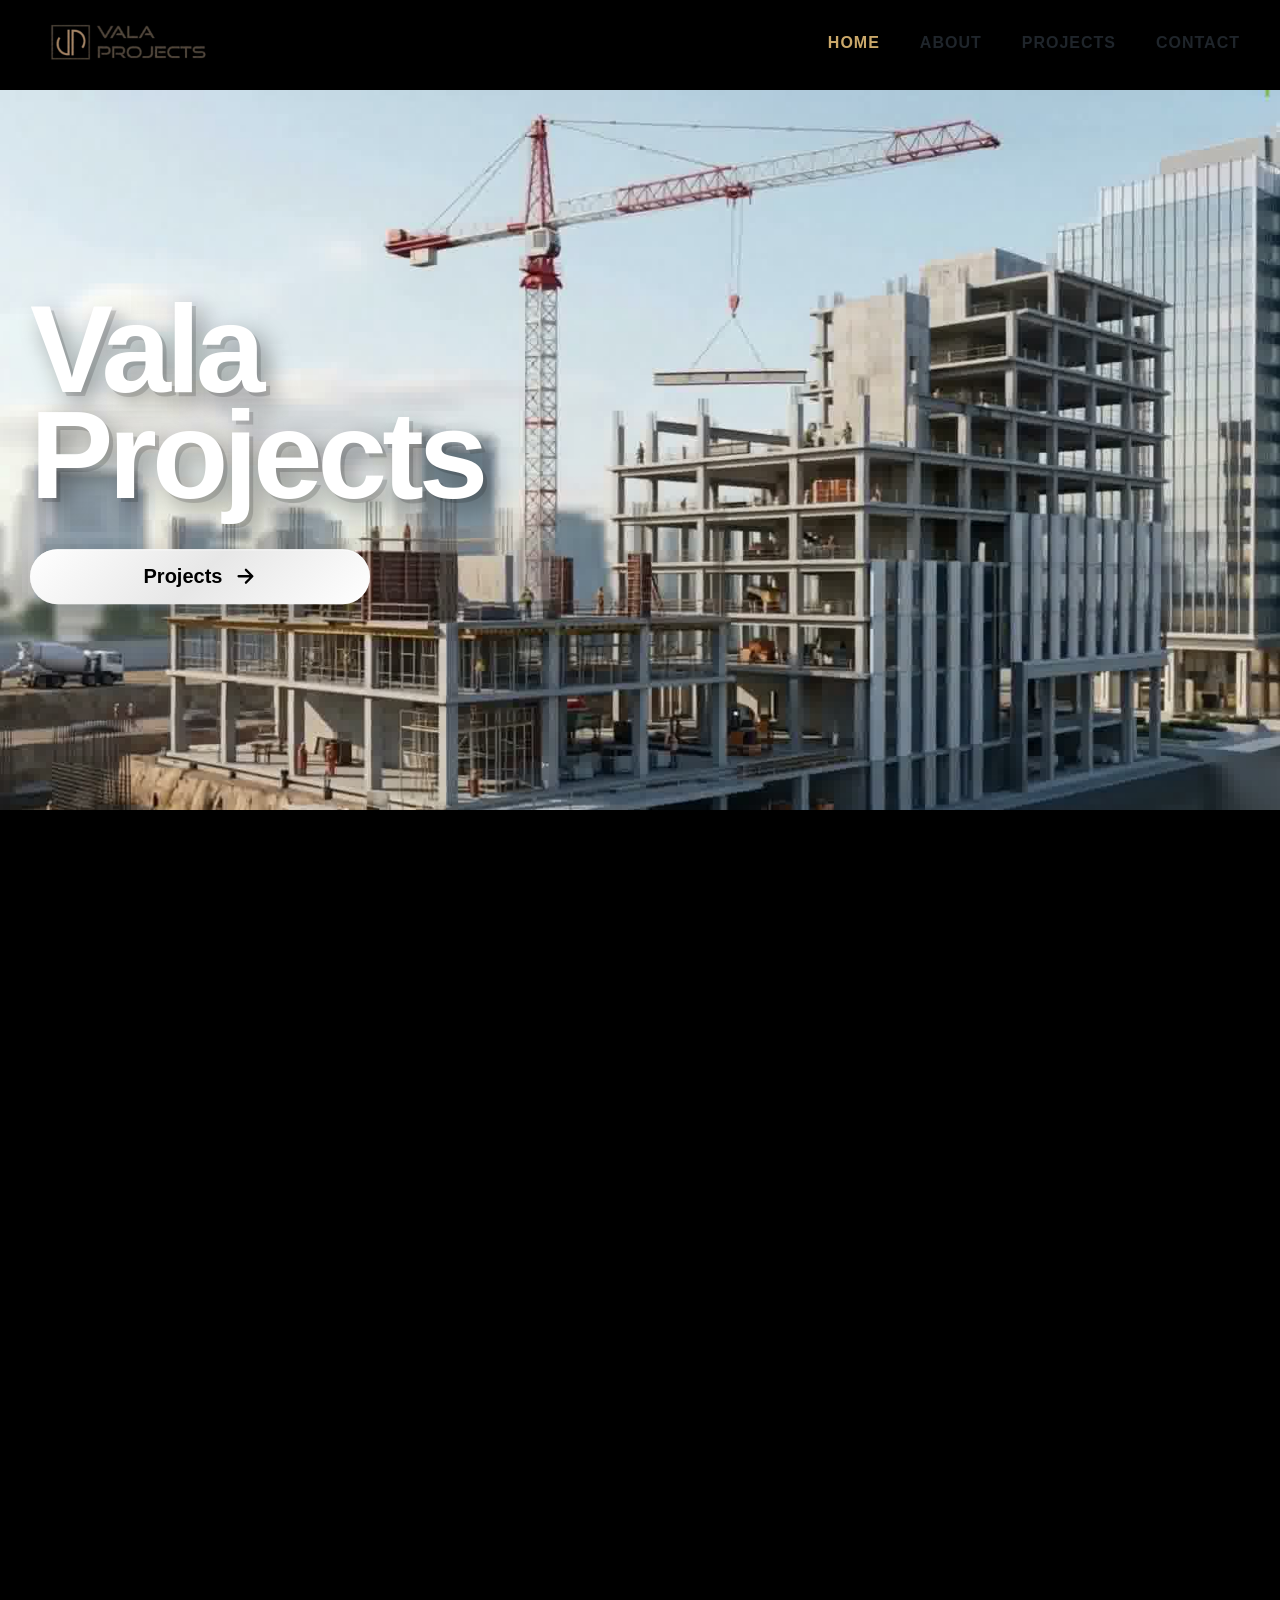
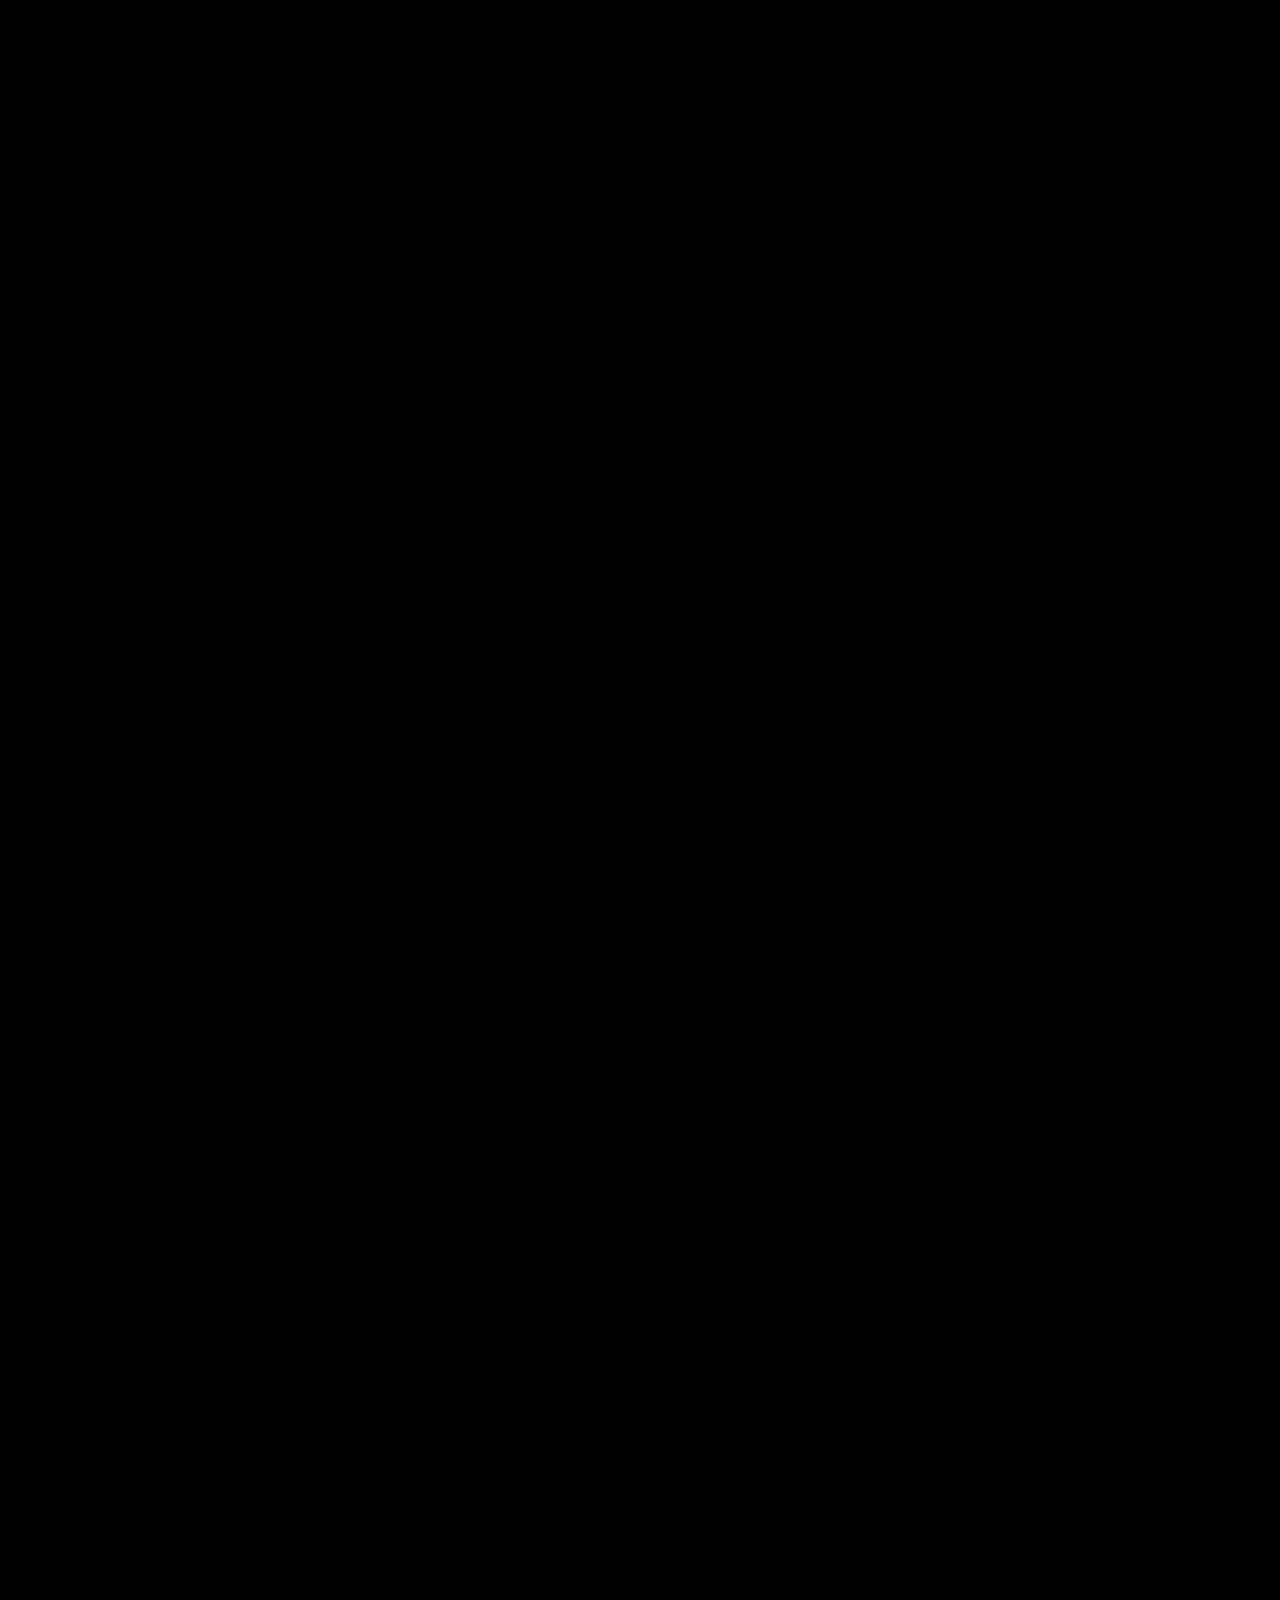
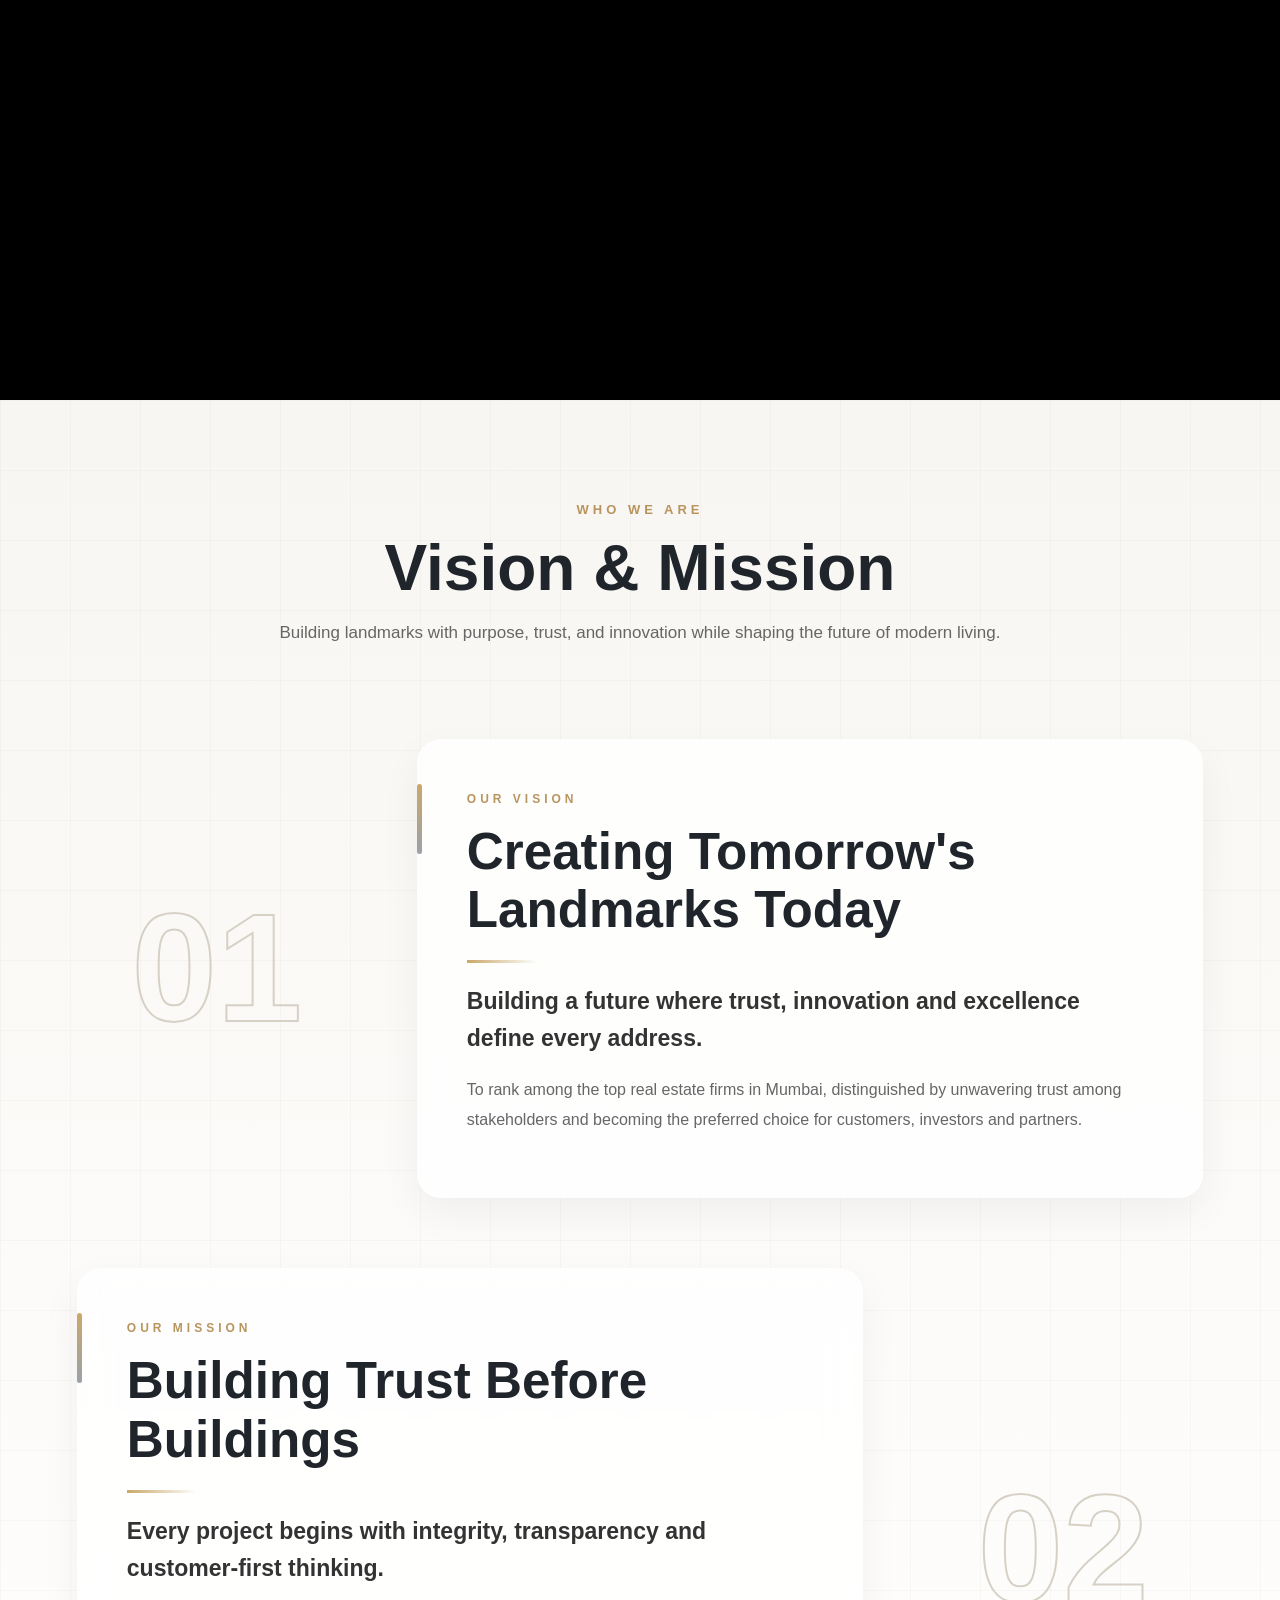
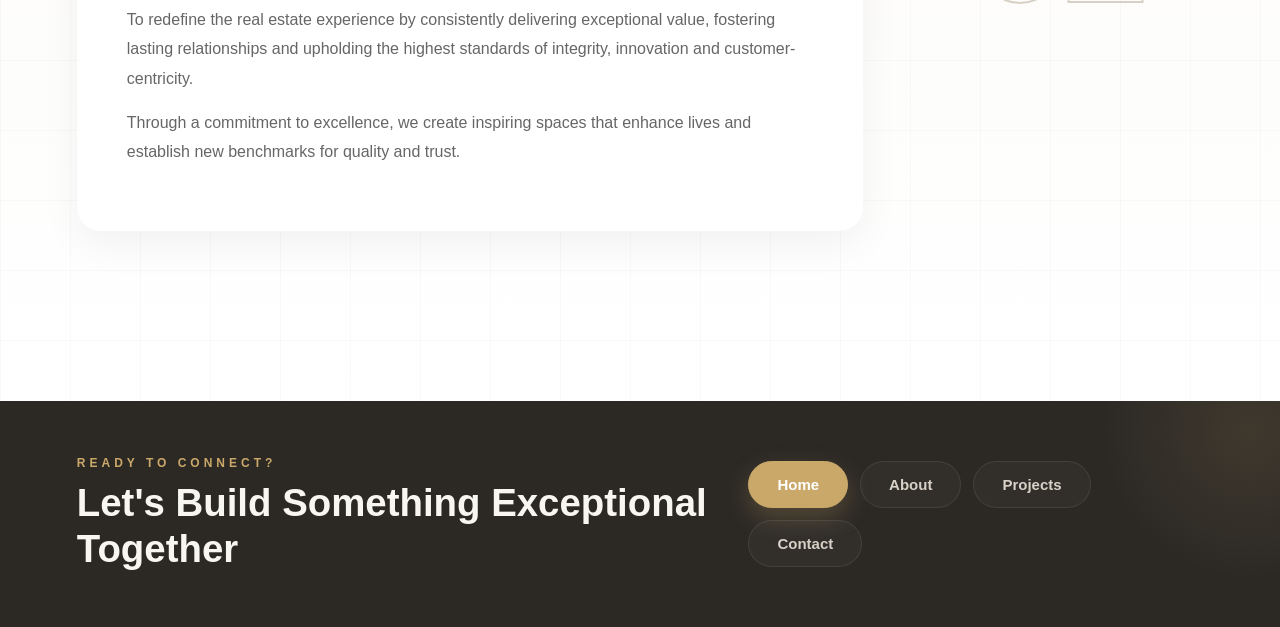
<file: index.html>
<!DOCTYPE html>
<html lang="en">

<head>
    <meta charset="UTF-8">
    <meta name="viewport" content="width=device-width, initial-scale=1.0">
    <title> Vala Projects</title>
    <link rel="preconnect" href="https://fonts.googleapis.com">
    <link rel="preconnect" href="https://fonts.gstatic.com" crossorigin>
    <link href="https://fonts.googleapis.com/css2?family=Inter:wght@300;400;600&display=swap" rel="stylesheet">
    <link rel="stylesheet" href="style.css">
</head>

<body>
    <div id="loader">
    <div class="loader-logo">VP</div>
    <div class="loader-bar">
        <span></span>
    </div>
</div>
    <!-- The scroll track container: provides the height/track for scroll -->
    <header id="navbar">

        <a href="index.html" class="logo">
            <img src="logo.png" alt="Vala Projects Logo">
        </a>

        <div class="hamburger" id="hamburger-btn">
            <span></span>
            <span></span>
            <span></span>
        </div>

        <nav id="nav-menu">
            <ul>
                <li><a href="index.html" class="active">HOME</a></li>
                <li><a href="about.html">ABOUT</a></li>
                <li><a href="project.html">PROJECTS</a></li>
                <li><a href="contact.html">CONTACT</a></li>
            </ul>
        </nav>

    </header>
    <div id="menu-overlay"></div>
    <div id="animation-container">

        <div id="sticky-wrapper">

            <canvas id="animation-canvas"></canvas>

            <div class="hero-content">
                <h1>
                    Vala<br>
                    Projects
                </h1>

                <button class="hero-btn" onclick="window.open('project.html','_blank')">
                    Projects
                    <svg fill="none" stroke="currentColor" stroke-width="2.5" viewBox="0 0 24 24">
                        <path stroke-linecap="round" stroke-linejoin="round" d="M5 12h14M13 5l7 7-7 7" />
                    </svg>
                </button>
            </div>

            <div id="loading-overlay">
                <div class="spinner"></div>
                <div id="loading-text">Loading construction sequence... 0%</div>
            </div>

        </div>
    </div>

    <!-- Mobile Hero Fallback Section -->
    <section id="mobile-hero">
        <div class="hero-content">
            <h1>
                Vala<br>
                Projects
            </h1>
            <button class="hero-btn" onclick="window.open('project.html','_blank')">
                Projects
                <svg fill="none" stroke="currentColor" stroke-width="2.5" viewBox="0 0 24 24">
                    <path stroke-linecap="round" stroke-linejoin="round" d="M5 12h14M13 5l7 7-7 7" />
                </svg>
            </button>
        </div>
    </section>

    <!-- Next Section that scrolls into view after the animation is finished -->

    <section class="vm-section">

        <div class="section-header">
            <span>WHO WE ARE</span>
            <h1>Vision & Mission</h1>
            <p>
                Building landmarks with purpose, trust, and innovation while shaping
                the future of modern living.
            </p>
        </div>

        <!-- VISION -->

        <div class="vm-row">

            <div class="vm-number">
                01
            </div>

            <div class="vm-content">

                <span class="vm-tag">OUR VISION</span>

                <h2>
                    Creating Tomorrow's
                    Landmarks Today
                </h2>

                <div class="line"></div>

                <h4>
                    Building a future where trust, innovation and excellence define every address.
                </h4>

                <p>
                    To rank among the top real estate firms in Mumbai, distinguished by
                    unwavering trust among stakeholders and becoming the preferred choice
                    for customers, investors and partners.
                </p>

            </div>

        </div>

        <!-- MISSION -->

        <div class="vm-row reverse">

            <div class="vm-content">

                <span class="vm-tag">OUR MISSION</span>

                <h2>
                    Building Trust
                    Before Buildings
                </h2>

                <div class="line"></div>

                <h4>
                    Every project begins with integrity, transparency and customer-first thinking.
                </h4>

                <p>
                    To redefine the real estate experience by consistently delivering
                    exceptional value, fostering lasting relationships and upholding the
                    highest standards of integrity, innovation and customer-centricity.
                </p>

                <p>
                    Through a commitment to excellence, we create inspiring spaces that
                    enhance lives and establish new benchmarks for quality and trust.
                </p>

            </div>

            <div class="vm-number">
                02
            </div>

        </div>

    </section>




    <section class="footer-cta">

        <div class="footer-cta-content">

            <div class="footer-left">

                <span>READY TO CONNECT?</span>

                <h2>
                    Let's Build Something Exceptional Together
                </h2>

            </div>

            <div class="footer-right">

                <a href="index.html" target="_blank" class="nav-btn active">
                    Home
                </a>

                <a href="about.html" target="_blank" class="nav-btn">
                    About
                </a>

                <a href="project.html" target="_blank" class="nav-btn">
                    Projects
                </a>

                <a href="contact.html" target="_blank" class="nav-btn">
                    Contact
                </a>

            </div>

        </div>

    </section>
    <script src="app.js"></script>
</body>

</html>
</file>
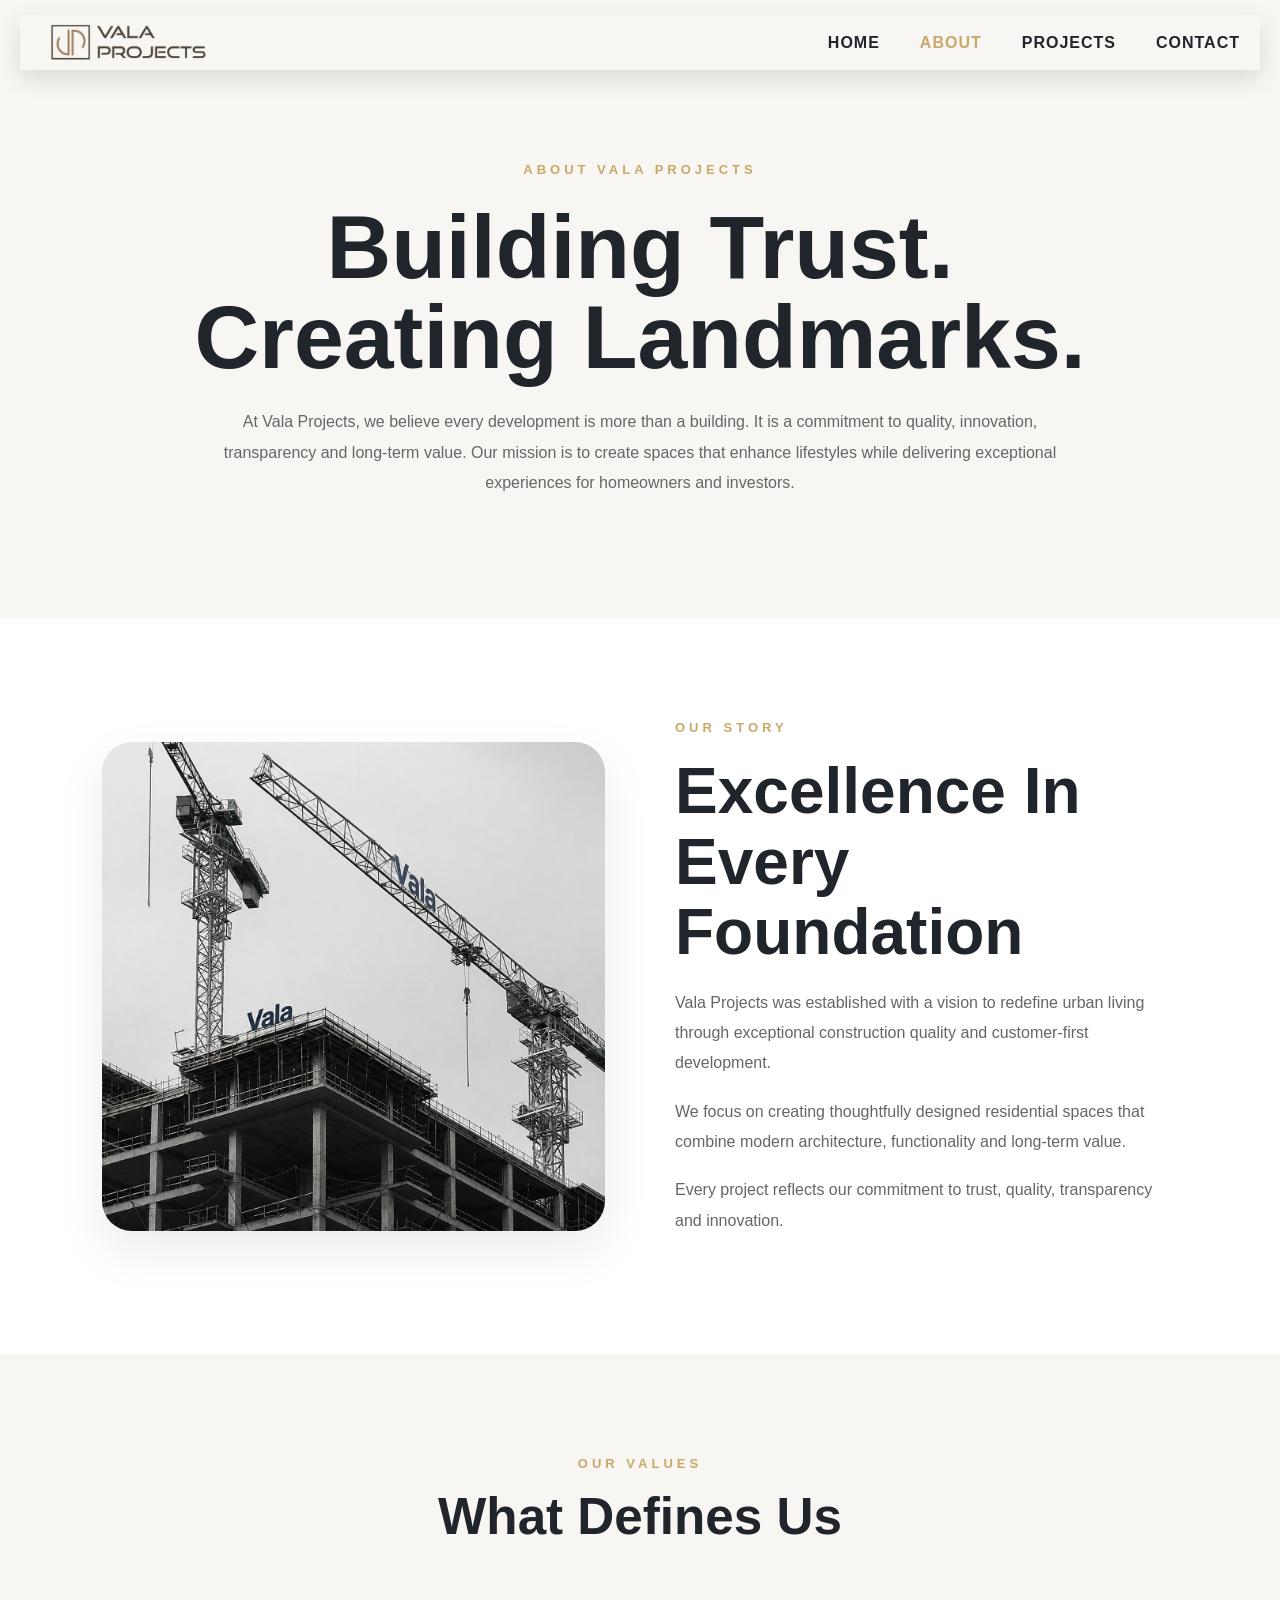
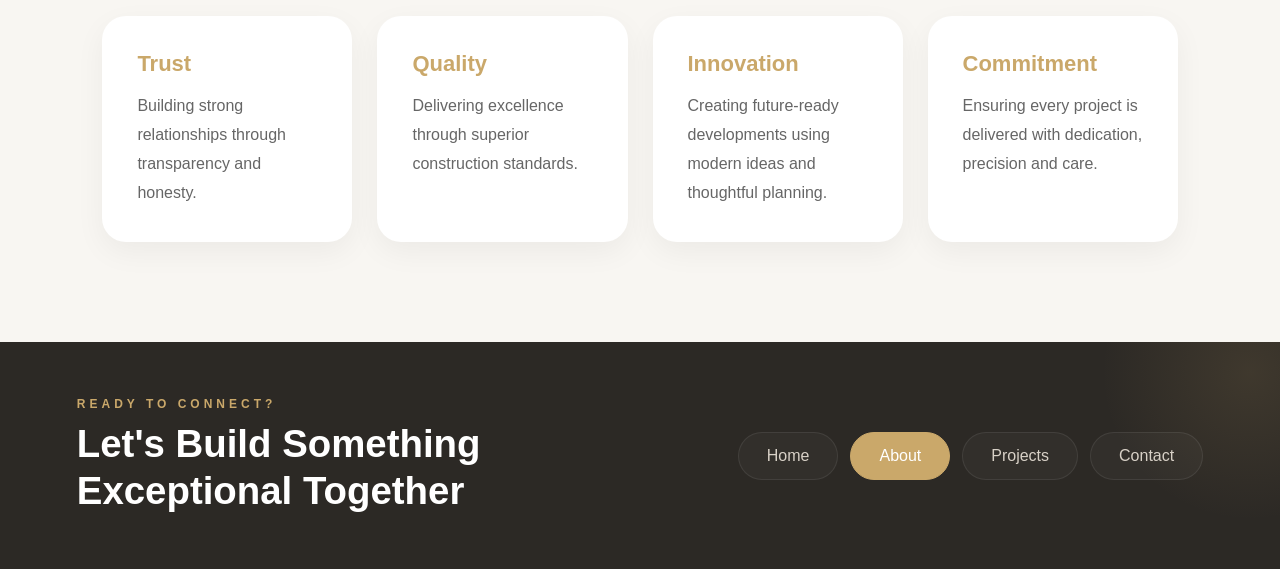
<file: about.html>
<!DOCTYPE html>
<html lang="en">

<head>

    <meta charset="UTF-8">
    <meta name="viewport" content="width=device-width, initial-scale=1.0">

    <title>About | Vala Projects</title>

    <style>

        /* =========================
           RESET
        ========================= */

        * {
            margin: 0;
            padding: 0;
            box-sizing: border-box;
        }

        html {
            scroll-behavior: smooth;
        }

        body {
            font-family: -apple-system, BlinkMacSystemFont, "Segoe UI", Roboto, Arial, sans-serif;
            background: #f8f6f2;
            color: #1f252b;
            overflow-x: hidden;
        }

        /* =========================
           NAVBAR
        ========================= */

        #navbar {
            position: fixed;
            top: 15px;
            left: 20px;
            right: 20px;

            height: 55px;

            display: flex;
            justify-content: space-between;
            align-items: center;

            padding: 0 20px;

            z-index: 10000;

isolation: isolate;

            box-shadow: 0 8px 25px rgba(0, 0, 0, 0.12);
        }

        #navbar::before {
            content: "";
            position: absolute;
            inset: 0;

            border-radius: 22px;

            background: rgba(255, 255, 255, 0.15);

            backdrop-filter: blur(20px);
            -webkit-backdrop-filter: blur(20px);

            border: 1px solid rgba(255, 255, 255, 0.25);

            box-shadow: 0 8px 32px rgba(0, 0, 0, 0.12);

            opacity: 0;
            transition: opacity .5s ease;

            z-index: -1;
        }

        #navbar.scrolled::before {
            opacity: 1;
        }

        .logo {
            text-decoration: none;
        }

        .logo img {
            width: 180px;
            display: block;
            border: none;
            transition: transform .4s ease;
        }

        .logo:hover img {
            transform: scale(1.08);
        }

        /* =========================
           DESKTOP MENU
        ========================= */

#nav-menu ul{
    display:flex;
    align-items:center;
    gap:40px;
}

        nav ul li a {
            text-decoration: none;
            color: #1f252b;
            font-size: 16px;
            font-weight: 700;
            letter-spacing: 1px;
            transition: .3s;
        }

        nav ul li a:hover,
        nav ul li a.active {
            color: #caa86a;
        }

        /* =========================
           HAMBURGER
        ========================= */

        .hamburger {
            display: none;
            flex-direction: column;
            justify-content: space-between;

            width: 30px;
            height: 22px;

            cursor: pointer;
            z-index: 10002;
        }

        .hamburger span {
            width: 100%;
            height: 3px;

            background: #000;

            border-radius: 3px;

            transition: 0.3s ease;
        }

        .hamburger.active span:nth-child(1) {
            transform: translateY(9px) rotate(45deg);
        }

        .hamburger.active span:nth-child(2) {
            opacity: 0;
        }

        .hamburger.active span:nth-child(3) {
            transform: translateY(-9px) rotate(-45deg);
        }

        /* =========================
           MENU OVERLAY
        ========================= */

        #menu-overlay {

            position: fixed;

            top: 0;
            left: 0;

            width: 100%;
            height: 100%;

            background: rgba(0, 0, 0, 0.5);

            opacity: 0;
            visibility: hidden;

            transition: .3s;

            z-index: 9997;
        }

        #menu-overlay.active {
            opacity: 1;
            visibility: visible;
        }

        /* =========================
           ABOUT HERO
        ========================= */

        .about-hero {
            padding: 160px 8% 120px;
            text-align: center;
        }

        .about-tag {
            color: #caa86a;
            letter-spacing: 4px;
            font-size: 13px;
            font-weight: 700;
        }

        .about-hero h1 {
            font-size: clamp(3rem, 7vw, 6rem);
            line-height: 1;
            margin: 25px 0;
            font-weight: 800;
        }

        .about-hero p {
            max-width: 850px;
            margin: auto;
            color: #666;
            line-height: 1.9;
            font-size: 16px;
        }

        /* =========================
           STORY SECTION
        ========================= */

        .story {
            padding: 100px 8%;
            background: #fff;
        }

        .story-grid {
            max-width: 1300px;
            margin: auto;

            display: grid;
            grid-template-columns: 1fr 1fr;

            gap: 70px;
            align-items: center;
        }

        .story-image {
            overflow: hidden;
            border-radius: 30px;

            box-shadow: 0 20px 50px rgba(0, 0, 0, .08);
        }

        .story-image img {
            width: 100%;
            height: 100%;
            object-fit: cover;

            display: block;

            transition: .8s;
        }

        .story-image:hover img {
            transform: scale(1.05);
        }

        .story-content span {
            color: #caa86a;
            letter-spacing: 4px;
            font-size: 13px;
            font-weight: 700;
        }

        .story-content h2 {
            font-size: clamp(2rem, 5vw, 4rem);
            margin: 20px 0;
            line-height: 1.1;
            font-weight: 800;
        }

        .story-content p {
            color: #666;
            line-height: 1.9;
            margin-bottom: 18px;
            font-size: 16px;
        }

        /* =========================
           VALUES
        ========================= */

        .values {
            padding: 100px 8%;
        }

        .section-title {
            text-align: center;
            margin-bottom: 70px;
        }

        .section-title span {
            color: #caa86a;
            letter-spacing: 4px;
            font-size: 13px;
            font-weight: 700;
        }

        .section-title h2 {
            font-size: clamp(2rem, 4vw, 4rem);
            margin-top: 15px;
            font-weight: 800;
        }

        .values-grid {
            display: grid;
            grid-template-columns: repeat(4, 1fr);
            gap: 25px;
        }

        .value-card {
            background: #fff;
            padding: 35px;
            border-radius: 24px;

            box-shadow: 0 10px 30px rgba(0, 0, 0, .05);

            transition: .4s;
        }

        .value-card:hover {
            transform: translateY(-8px);
        }

        .value-card h3 {
            color: #caa86a;
            margin-bottom: 15px;
            font-size: 22px;
        }

        .value-card p {
            color: #666;
            line-height: 1.8;
        }
                /* =========================
           FOOTER CTA
        ========================= */

        .footer-cta {
            background: #2c2925;
            padding: 55px 6%;
            position: relative;
            overflow: hidden;
        }

        .footer-cta::before {
            content: '';

            position: absolute;

            width: 300px;
            height: 300px;

            border-radius: 50%;

            background:
                radial-gradient(
                    rgba(202,168,106,.12),
                    transparent 70%
                );

            right: -120px;
            top: -120px;
        }

        .footer-cta-content {
            max-width: 1400px;

            margin: auto;

            display: flex;

            justify-content: space-between;
            align-items: center;

            gap: 40px;

            position: relative;
            z-index: 2;
        }

        .footer-left span {
            display: block;

            color: #caa86a;

            letter-spacing: 4px;
            font-size: 12px;
            font-weight: 700;

            margin-bottom: 10px;
        }

        .footer-left h2 {
            color: #fff;

            font-size: clamp(1.8rem, 3vw, 2.8rem);

            line-height: 1.2;
            font-weight: 700;
        }

        .footer-right {
            display: flex;
            gap: 12px;
            flex-wrap: wrap;
        }

        .nav-btn {

            padding: 14px 28px;

            border-radius: 50px;

            text-decoration: none;

            color: #d8d1c7;

            border: 1px solid rgba(255,255,255,.08);

            background: rgba(255,255,255,.03);

            transition: .35s ease;
        }

        .nav-btn:hover {

            background: #caa86a;

            color: #fff;

            border-color: #caa86a;
        }

        .nav-btn.active {

            background: #caa86a;

            color: #fff;

            border-color: #caa86a;
        }

        /* =========================
           RESPONSIVE
        ========================= */

        @media (max-width:991px) {

            .story-grid {
                grid-template-columns: 1fr;
            }

            .values-grid {
                grid-template-columns: 1fr;
            }

            .footer-cta-content {
                flex-direction: column;
                align-items: flex-start;
            }
        }

        /* =========================
           MOBILE NAVIGATION
           SAME AS HOME PAGE
        ========================= */

        @media (max-width:768px) {

            #navbar {

                top: 0;
                left: 0;
                right: 0;

                width: 100%;

                height: 65px;

                padding: 0 18px;

                background: rgba(255,255,255,.92);
                box-shadow: 0 8px 25px rgba(0,0,0,.15);
                backdrop-filter: blur(20px);
                -webkit-backdrop-filter: blur(20px);

                border-radius: 0;

                display: flex;
                align-items: center;
                justify-content: space-between;
            }

            #navbar::before {
                display: none;
            }

            .logo img {
                width: 130px;
            }

            .hamburger {
                display: flex;
            }

            #nav-menu {

                position: fixed;

                 top: 65px;
                left: -280px;

                width: 280px;
                height: calc(100vh - 65px);

                background: #111;

                padding-top: 90px;

                transition: left .35s ease;

                z-index: 9998;
            }

            #nav-menu.active {
                left: 0;
            }

            #nav-menu ul {

                flex-direction: column;

                gap: 0;

                padding: 0 25px;
            }

            #nav-menu ul li {
                width: 100%;
            }

            #nav-menu ul li a {

                display: block;

                color: #fff;

                font-size: 18px;

                padding: 18px 0;

                border-bottom:
                    1px solid rgba(255,255,255,.08);
            }

            #nav-menu ul li a.active {
                color: #caa86a;
            }

            .about-hero {
                padding: 130px 20px 90px;
            }

            .about-hero p {
                font-size: 16px;
            }

            .story {
                padding: 70px 20px;
            }

            .values {
                padding: 70px 20px;
            }

            .footer-cta {
                padding: 60px 20px;
            }

            .footer-right {

                width: 100%;

                flex-direction: column;
            }

            .nav-btn {

                width: 100%;

                text-align: center;
            }
        }

    </style>

</head>

<body>

<header id="navbar">

    <a href="index.html" class="logo">
        <img src="logo.png" alt="Vala Projects Logo">
    </a>

    <div class="hamburger" id="hamburger">
        <span></span>
        <span></span>
        <span></span>
    </div>

    <nav id="nav-menu">

        <ul>

            <li type="none">
                <a href="index.html">
                    HOME
                </a>
            </li>

            <li type="none">
                <a href="about.html" class="active">
                    ABOUT
                </a>
            </li>

            <li type="none">
                <a href="project.html">
                    PROJECTS
                </a>
            </li>

            <li type="none">
                <a href="contact.html">
                    CONTACT
                </a>
            </li>

        </ul>

    </nav>

</header>

    <div id="menu-overlay"></div>

    <!-- ABOUT HERO -->

    <section class="about-hero">

        <span class="about-tag">
            ABOUT VALA PROJECTS
        </span>

        <h1>
            Building Trust.<br>
            Creating Landmarks.
        </h1>

        <p>
            At Vala Projects, we believe every development is more than a building.
            It is a commitment to quality, innovation, transparency and long-term
            value. Our mission is to create spaces that enhance lifestyles while
            delivering exceptional experiences for homeowners and investors.
        </p>

    </section>

    <!-- STORY -->

    <section class="story">

        <div class="story-grid">

            <div class="story-image">
                <img src="build.png" alt="Construction Site">
            </div>

            <div class="story-content">

                <span>OUR STORY</span>

                <h2>
                    Excellence In Every Foundation
                </h2>
                                <p>
                    Vala Projects was established with a vision to redefine urban
                    living through exceptional construction quality and
                    customer-first development.
                </p>

                <p>
                    We focus on creating thoughtfully designed residential spaces
                    that combine modern architecture, functionality and long-term
                    value.
                </p>

                <p>
                    Every project reflects our commitment to trust, quality,
                    transparency and innovation.
                </p>

            </div>

        </div>

    </section>

    <!-- VALUES -->

    <section class="values">

        <div class="section-title">

            <span>OUR VALUES</span>

            <h2>What Defines Us</h2>

        </div>

        <div class="values-grid">

            <div class="value-card">

                <h3>Trust</h3>

                <p>
                    Building strong relationships through transparency and honesty.
                </p>

            </div>

            <div class="value-card">

                <h3>Quality</h3>

                <p>
                    Delivering excellence through superior construction standards.
                </p>

            </div>

            <div class="value-card">

                <h3>Innovation</h3>

                <p>
                    Creating future-ready developments using modern ideas and
                    thoughtful planning.
                </p>

            </div>

            <div class="value-card">

                <h3>Commitment</h3>

                <p>
                    Ensuring every project is delivered with dedication, precision
                    and care.
                </p>

            </div>

        </div>

    </section>

    <!-- FOOTER CTA -->

    <section class="footer-cta">

        <div class="footer-cta-content">

            <div class="footer-left">

                <span>READY TO CONNECT?</span>

                <h2>
                    Let's Build Something<br>
                    Exceptional Together
                </h2>

            </div>

            <div class="footer-right">

                <a href="index.html" class="nav-btn">
                    Home
                </a>

                <a href="about.html" class="nav-btn active">
                    About
                </a>

                <a href="project.html" class="nav-btn">
                    Projects
                </a>

                <a href="contact.html" class="nav-btn">
                    Contact
                </a>

            </div>

        </div>

    </section>

    <!-- JAVASCRIPT -->

    <script>

        /* =========================
           NAVBAR SCROLL EFFECT
        ========================= */

        const navbar = document.getElementById("navbar");

        window.addEventListener("scroll", () => {

            if (window.scrollY > 0) {

                navbar.classList.add("scrolled");

            } else {

                navbar.classList.remove("scrolled");

            }

        });

        /* =========================
           MOBILE MENU
           SAME AS HOME PAGE
        ========================= */

        const hamburger = document.getElementById("hamburger");
        const navMenu = document.getElementById("nav-menu");
        const overlay = document.getElementById("menu-overlay");

        hamburger.addEventListener("click", () => {

            hamburger.classList.toggle("active");

            navMenu.classList.toggle("active");

            overlay.classList.toggle("active");

        });

        function closeMenu() {

            hamburger.classList.remove("active");

            navMenu.classList.remove("active");

            overlay.classList.remove("active");

        }

        overlay.addEventListener("click", closeMenu);

        document.querySelectorAll("#nav-menu a").forEach(link => {

            link.addEventListener("click", closeMenu);

        });

    </script>

</body>

</html>
</file>
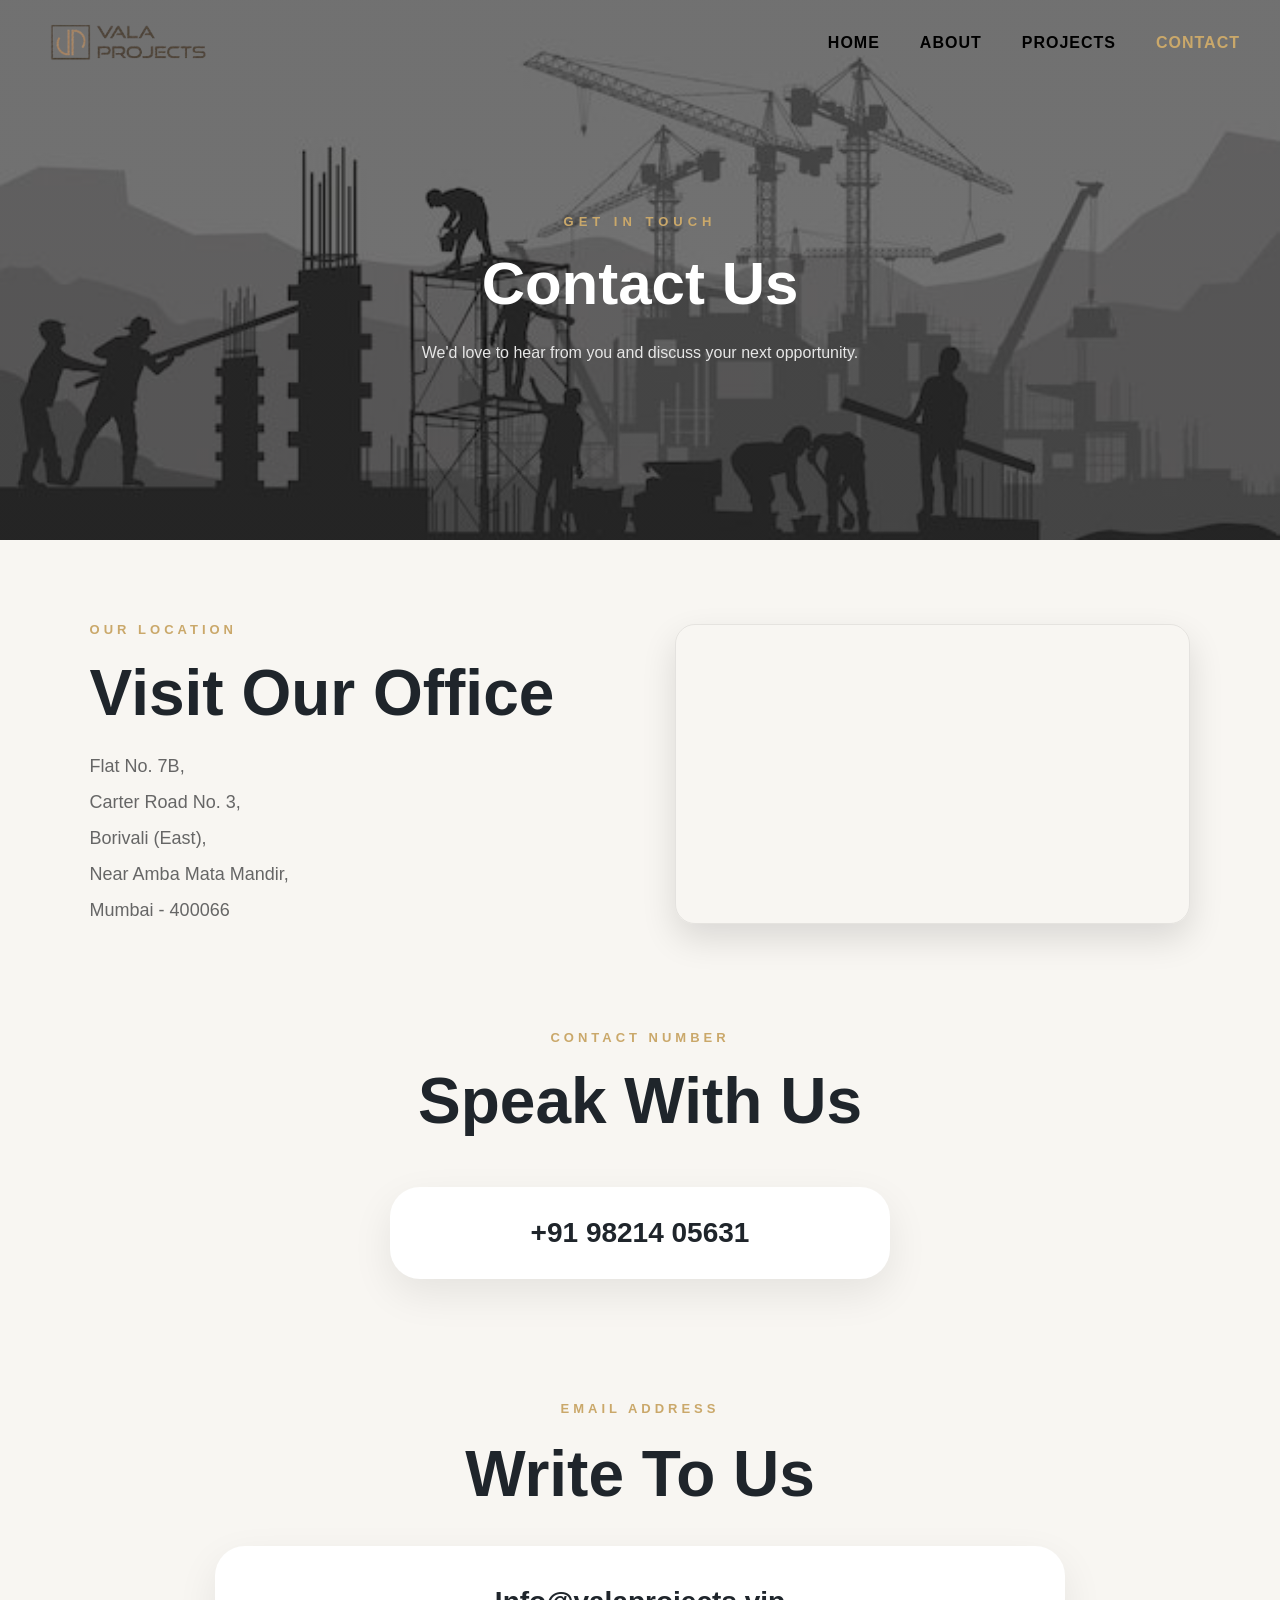
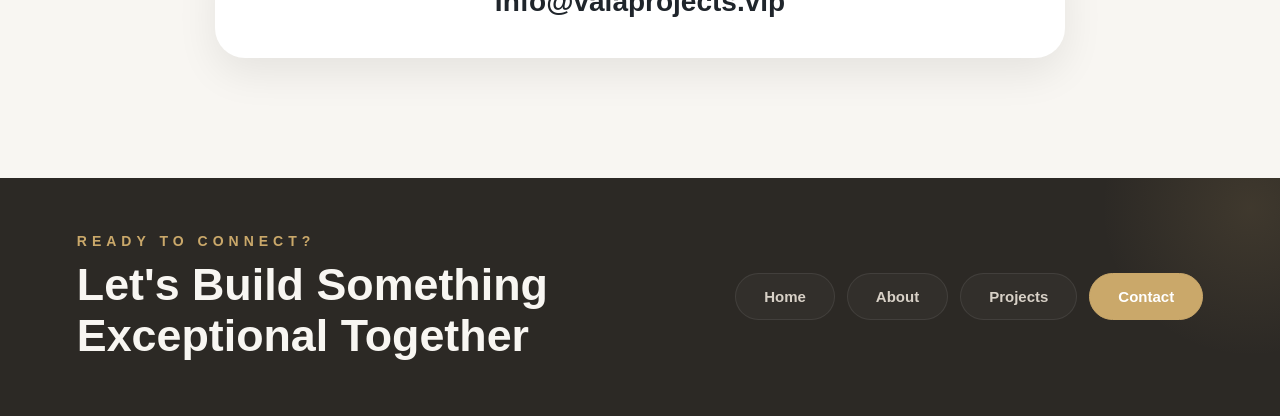
<file: contact.html>
<!DOCTYPE html>
<html lang="en">
<head>
<meta charset="UTF-8">
<meta name="viewport" content="width=device-width, initial-scale=1.0">

<title>Contact | Vala Projects</title>


<style>

/* ==========================
   RESET
========================== */

*{
    margin:0;
    padding:0;
    box-sizing:border-box;
}

html{
    scroll-behavior:smooth;
}

body{
    font-family:'Manrope',sans-serif;
    background:#f8f6f2;
    color:#1f252b;
    overflow-x:hidden;
}

/* ==========================
   NAVBAR
========================== */

#navbar{
    position:fixed;
    top:15px;
    left:20px;
    right:20px;
    height:55px;
    display:flex;
    justify-content:space-between;
    align-items:center;
    padding:0 20px;
    z-index:9999;
}

#navbar::before{
    content:"";
    position:absolute;
    inset:0;
    border-radius:22px;
    background:rgba(255,255,255,0.15);
    backdrop-filter:blur(20px);
    -webkit-backdrop-filter:blur(20px);
    border:1px solid rgba(255,255,255,0.25);
    box-shadow:0 8px 32px rgba(0,0,0,0.12);
    opacity:0;
    transition:opacity .5s ease;
    z-index:-1;
}

#navbar.scrolled::before{
    opacity:1;
}

.logo{
    text-decoration:none;
}

.logo img{
    width:180px;
    display:block;
    transition:transform .4s ease;
}

.logo:hover img{
    transform:scale(1.08);
}

#nav-menu ul{
    display:flex;
    list-style:none;
    gap:40px;
}

#nav-menu ul li a{
    text-decoration:none;
    color:#000;
    font-size:16px;
    font-weight:700;
    letter-spacing:1px;
    transition:.3s;
}

#nav-menu ul li a:hover,
#nav-menu ul li a.active{
    color:#caa86a;
}
/* ==========================
   HAMBURGER
========================== */

.hamburger{
    display:none;
    flex-direction:column;
    justify-content:space-between;
    width:30px;
    height:22px;
    cursor:pointer;
    z-index:10002;
}

.hamburger span{
    width:100%;
    height:3px;
    background:#000;
    border-radius:3px;
    transition:.3s ease;
}

.hamburger.active span:nth-child(1){
    transform:translateY(9px) rotate(45deg);
}

.hamburger.active span:nth-child(2){
    opacity:0;
}

.hamburger.active span:nth-child(3){
    transform:translateY(-9px) rotate(-45deg);
}

/* ==========================
   OVERLAY
========================== */

#menu-overlay{
    position:fixed;
    inset:0;
    background:rgba(0,0,0,.5);
    opacity:0;
    visibility:hidden;
    transition:.3s;
    z-index:9997;
}

#menu-overlay.active{
    opacity:1;
    visibility:visible;
}
/* ==========================
   HERO
========================== */

.contact-hero{
    min-height:75vh;

    background:
    linear-gradient(
        rgba(24,24,24,.60),
        rgba(24,24,24,.60)
    ),
    url('c.jpeg');

    background-size:cover;
    background-position:center;
    background-repeat:no-repeat;

    display:flex;
    align-items:center;
    justify-content:center;
    text-align:center;

    padding:120px 8%;
}

.contact-hero-content{
    max-width:850px;
}

.contact-tag{
    display:inline-block;
    color:#caa86a;
    letter-spacing:5px;
    font-size:13px;
    font-weight:700;
    margin-bottom:25px;
}

.contact-hero h1{
    font-size:clamp(3.5rem,8vw,7rem);
    color:#fff;
    line-height:1;
    margin-bottom:25px;
    font-weight:800;
}

.contact-hero p{
    color:#e6e6e6;
    font-size:20px;
    line-height:1.8;
    max-width:700px;
    margin:auto;
}

/* ==========================
   ADDRESS SECTION
========================== */

.contact-block{
    padding:80px 7%;
}

.contact-grid{
    display:grid;
    grid-template-columns:1fr 1fr;
    gap:70px;
    align-items:center;
}

.contact-text span{
    color:#caa86a;
    letter-spacing:4px;
    font-size:13px;
    font-weight:700;
}

.contact-text h2{
    font-size:clamp(2.5rem,5vw,4rem);
    margin:20px 0;
    line-height:1.1;
}

.contact-text p{
    color:#666;
    font-size:18px;
    line-height:2;
}

.contact-image img{
    width:100%;
    display:block;
    border-radius:30px;
    box-shadow:0 20px 50px rgba(0,0,0,.08);
}
/* ==========================
   CONTACT NUMBERS
========================== */

.phone-section{
    padding:20px 7% 120px;
}

.section-heading{
    text-align:center;
    margin-bottom:50px;
}

.section-heading span{
    color:#caa86a;
    letter-spacing:4px;
    font-size:13px;
    font-weight:700;
}

.section-heading h2{
    font-size:clamp(2.5rem,5vw,4rem);
    margin-top:20px;
    line-height:1.1;
}

.phone-grid{
    display:grid;
    grid-template-columns:1fr 1fr;
    gap:30px;
}

.phone-card{
    background:#fff;
    padding:50px;
    border-radius:30px;
    text-align:center;
    box-shadow:0 15px 40px rgba(0,0,0,.08);
    transition:.35s ease;
}

.phone-card:hover{
    transform:translateY(-6px);
}


.phone-card p{
    font-size:24px;
    color:#caa86a;
    font-weight:800;
}
.phone-single{
    display:flex;
    justify-content:center;
}

.phone-card{
    max-width:500px; /* slimmer box */
    width:100%;
    padding:30px 40px;
}

.phone-card p{
    font-size:28px;
    color:#caa86a;
    font-weight:800;
    margin:0;
}
/* ==========================
   EMAIL SECTION
========================== */

.email-section{
    padding:0 7% 120px;
    text-align:center;
}

.email-section span{
    color:#caa86a;
    letter-spacing:4px;
    font-size:13px;
    font-weight:700;
}

.email-section h2{
    font-size:clamp(2.5rem,5vw,4rem);
    margin:20px 0 35px;
}

.email-box{
    max-width:850px;
    margin:auto;
    background:#fff;
    padding:40px;
    border-radius:30px;
    box-shadow:0 15px 40px rgba(0,0,0,.08);

    font-size:24px;
    font-weight:800;
    color:#1f252b;

    transition:.35s ease;
}

.email-box:hover{
    transform:translateY(-5px);
}
.contact-link{
    text-decoration:none;
    color:inherit;
    font-weight:800;
    font-size:28px;
    transition:.3s;
    cursor:pointer;
}

.contact-link:hover{
    color:#caa86a;
}
/* ==========================
   FOOTER CTA
========================== */

.footer-cta{
    background:#2c2925;
    padding:55px 6%;
    position:relative;
    overflow:hidden;
}

.footer-cta::before{
    content:'';
    position:absolute;
    width:300px;
    height:300px;
    border-radius:50%;
    background:
    radial-gradient(
        rgba(202,168,106,.12),
        transparent 70%
    );
    right:-120px;
    top:-120px;
}

.footer-cta-content{
    max-width:1400px;
    margin:auto;
    display:flex;
    align-items:center;
    justify-content:space-between;
    gap:40px;
    position:relative;
    z-index:2;
}

.footer-left span{
    display:block;
    color:#caa86a;
    font-size:14px;
    letter-spacing:5px;
    font-weight:700;
    margin-bottom:10px;
}

.footer-left h2{
    color:#f8f6f2;
    font-size:clamp(1.8rem,4vw,2.8rem);
    max-width:500px;
}

.footer-right{
    display:flex;
    gap:12px;
    flex-wrap:wrap;
}

.nav-btn{
    padding:14px 28px;
    border-radius:50px;
    text-decoration:none;
    font-size:15px;
    font-weight:600;
    color:#d8d1c7;
    border:1px solid rgba(255,255,255,.08);
    background:rgba(255,255,255,.03);
    transition:.35s ease;
}

.nav-btn:hover{
    background:#caa86a;
    color:#fff;
    border-color:#caa86a;
}

.nav-btn.active{
    background:#caa86a;
    color:#fff;
    border-color:#caa86a;
}

/* ==========================
   MOBILE
========================== */
@media(max-width:900px){

    .footer-cta-content{
        flex-direction:column;
        align-items:flex-start;
    }
}

@media(max-width:768px){
.footer-cta{
    padding:45px 20px;
}
.contact-grid{
    grid-template-columns:1fr;
    gap:30px;
}

.contact-text{
    order:1;
}

.contact-map{
    order:2;

    width:100%;
    height:280px;

    max-width:100%;
}
.footer-cta-content{
    flex-direction:column;
    align-items:flex-start;
    gap:30px;
}

.footer-left h2{
    font-size:28px;
    line-height:1.15;
    max-width:500px;
}

.footer-right{

    width:100%;

    flex-direction:column;

}

.nav-btn{

    width:100%;

    text-align:center;

}
    #navbar{
        left:10px;
        right:10px;
        height:60px;
        padding:0 15px;
    }

.logo img{
    width:130px;
}
    .hamburger{
    display:flex;
}

#navbar{
    top:0;
    left:0;
    right:0;
    width:100%;
    height:65px;
    padding:0 18px;
    border-radius:0;
    background:rgba(255,255,255,.92);
}

.logo img{
    width:130px;
}

#nav-menu{
    position:fixed;

    top:65px;
    left:-280px;

    width:280px;
    height:calc(100vh - 65px);

    background:#111;

    padding-top:90px;

    transition:left .35s ease;

    z-index:9998;

    overflow-y:auto;
}
html,

body{

    width:100%;

    overflow-x:hidden;

}

*{

    max-width:100%;

}

#nav-menu.active{
    left:0;
}

#nav-menu ul{
    flex-direction:column;
    gap:0;
    padding:0 25px;
}

#nav-menu ul li{
    width:100%;
}

#nav-menu ul li a{
    display:block;
    color:#fff;
    font-size:18px;
    padding:18px 0;
    border-bottom:1px solid rgba(255,255,255,.08);
}

#nav-menu ul li a.active{
    color:#caa86a;
}

    .phone-card{
        padding:35px 20px;
    }

    .phone-card h3{
        font-size:24px;
    }

    .phone-card p{
        font-size:18px;
    }

    .email-box{
    font-size:28px;
    padding:25px;
}
}
.contact-map{
    width:100%;
    max-width:900px;
    height:300px;

    border-radius:20px;
    overflow:hidden;

    box-shadow:0 15px 35px rgba(0,0,0,0.12);
    border:1px solid rgba(0,0,0,0.08);
}

.contact-map iframe{
    width:100%;
    height:100%;
    border:none;
    display:block;
}
.contact-hero{
    min-height:60vh;
    padding:110px 20px 70px;
}

.contact-hero h1{
    font-size:60px;
}

.contact-hero p{
    font-size:16px;
}
#navbar{
    position:fixed;
    z-index:10000;
}
/* Mobile */
@media (max-width:768px){

    .phone-card .contact-link{
        font-size:28px;
    }

    .email-box .contact-link{
        font-size:28px;
    }

}
</style>
</head>

<body>

<header id="navbar">

    <a href="index.html" class="logo">
        <img src="logo.png" alt="Vala Projects">
    </a>

    <div class="hamburger" id="hamburger">
        <span></span>
        <span></span>
        <span></span>
    </div>

    <nav id="nav-menu">

        <ul>

            <li><a href="index.html">HOME</a></li>

            <li><a href="about.html">ABOUT</a></li>

            <li><a href="project.html">PROJECTS</a></li>

            <li>
                <a href="contact.html" class="active">
                    CONTACT
                </a>
            </li>

        </ul>

    </nav>

</header>

<div id="menu-overlay"></div>

<section class="contact-hero">

    <div class="contact-hero-content">

        <span class="contact-tag">
            GET IN TOUCH
        </span>

        <h1>Contact Us</h1>

        <p>
            We'd love to hear from you and discuss your next opportunity.
        </p>

    </div>

</section>
<!-- ==========================
     ADDRESS SECTION
========================== -->

<section class="contact-block">

    <div class="contact-grid">

        <div class="contact-text">

            <span>OUR LOCATION</span>

            <h2>Visit Our Office</h2>

            <p>
    Flat No. 7B,<br>
    Carter Road No. 3,<br>
    Borivali (East),<br>
    Near Amba Mata Mandir,<br>
    Mumbai - 400066
</p>

        </div>

<div class="contact-map">
    <iframe
        width="100%"
        height="300"
        style="border:0;"
        loading="lazy"
        allowfullscreen
        referrerpolicy="no-referrer-when-downgrade"
        src="https://www.google.com/maps?q=19.224992089055434,72.86093643978535&hl=en&z=20&output=embed">
    </iframe>
</div>

    </div>

</section>

<!-- ==========================
     CONTACT NUMBERS
========================== -->
<section class="phone-section">

    <div class="section-heading">

        <span>CONTACT NUMBER</span>

        <h2>Speak With Us</h2>

    </div>

    <div class="phone-single">

<div class="phone-card">

    <a href="tel:+919821405631" class="contact-link">
        +91 98214 05631
    </a>

</div>

    </div>

</section>
<!-- ==========================
     EMAIL SECTION
========================== -->

<section class="email-section">

    <span>EMAIL ADDRESS</span>

    <h2>Write To Us</h2>

<div class="email-box">
    <a href="mailto:Info@valaprojects.vip" class="contact-link">
        Info@valaprojects.vip
    </a>
</div>

</section>

<!-- ==========================
     FOOTER CTA
========================== -->

<section class="footer-cta">

    <div class="footer-cta-content">

        <div class="footer-left">

            <span>READY TO CONNECT?</span>

            <h2>
                Let's Build Something Exceptional Together
            </h2>

        </div>

        <div class="footer-right">

            <a href="index.html" class="nav-btn">
                Home
            </a>

            <a href="about.html" class="nav-btn">
                About
            </a>

            <a href="project.html" class="nav-btn">
                Projects
            </a>

            <a href="contact.html" class="nav-btn active">
                Contact
            </a>

        </div>

    </div>

</section>

<script>

const navbar = document.getElementById("navbar");

window.addEventListener("scroll", function(){

    if(window.scrollY > 0){
        navbar.classList.add("scrolled");
    }else{
        navbar.classList.remove("scrolled");
    }

});

const hamburger = document.getElementById("hamburger");
const navMenu = document.getElementById("nav-menu");
const overlay = document.getElementById("menu-overlay");

hamburger.addEventListener("click", () => {

    hamburger.classList.toggle("active");
    navMenu.classList.toggle("active");
    overlay.classList.toggle("active");

});

function closeMenu(){

    hamburger.classList.remove("active");
    navMenu.classList.remove("active");
    overlay.classList.remove("active");

}

overlay.addEventListener("click", closeMenu);

document.querySelectorAll("#nav-menu a").forEach(link => {

    link.addEventListener("click", closeMenu);

});

</script>

</body>
</html>
</file>
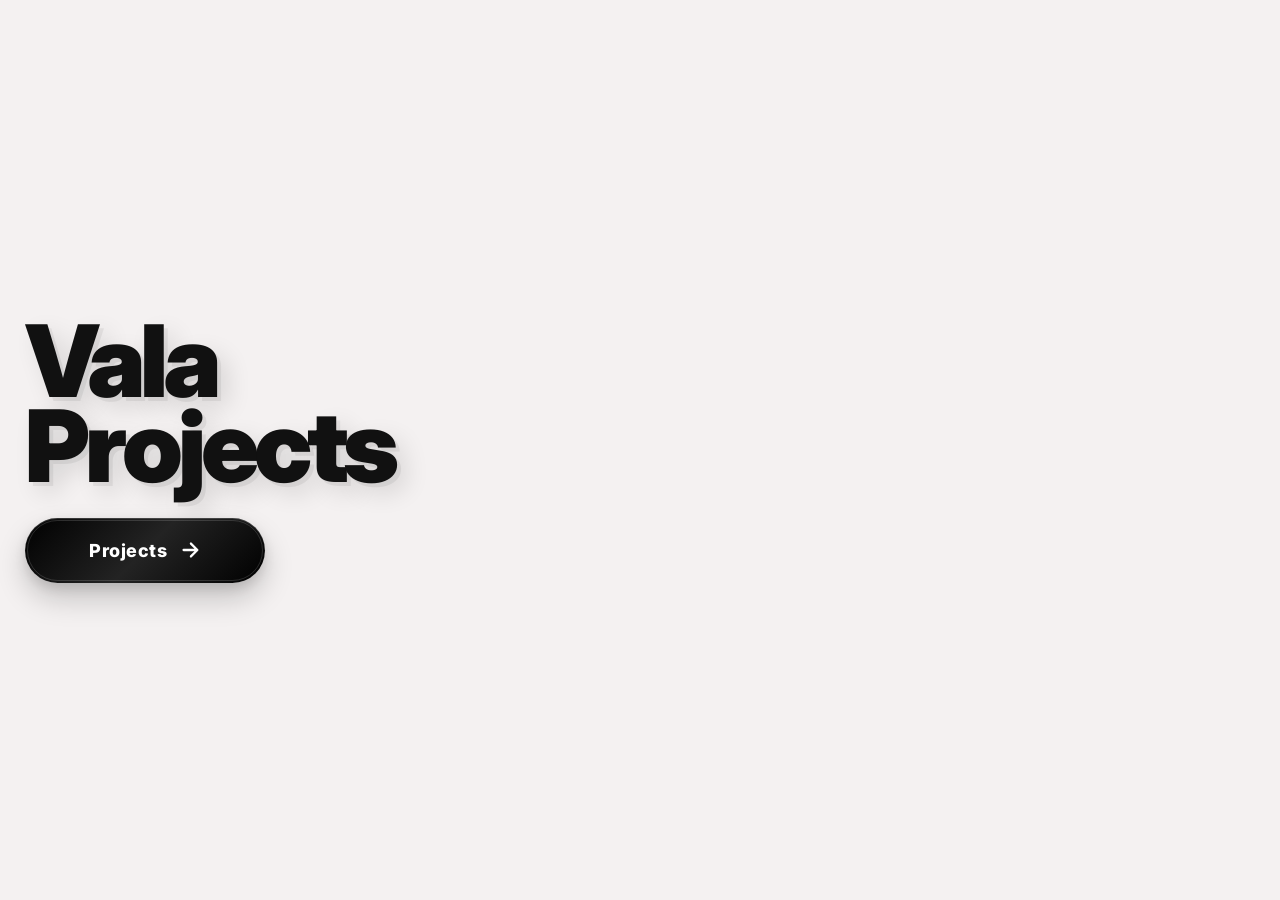
<file: data.html>
<!DOCTYPE html>
<html lang="en">
<head>
<meta charset="UTF-8">
<meta name="viewport" content="width=device-width, initial-scale=1.0">
<title>Vala Projects</title>

<link href="https://fonts.googleapis.com/css2?family=Inter:wght@400;500;600;700;800;900&display=swap" rel="stylesheet">

<style>

*{
    margin:0;
    padding:0;
    box-sizing:border-box;
    font-family:'Inter',sans-serif;
}

body{
    background:#f4f1f1;
    height:100vh;
    overflow:hidden;
}

.hero{
    width:100%;
    height:100vh;
    display:flex;
    align-items:center;
    justify-content:flex-start;
    padding-left:25px;
}

.left{
    display:flex;
    flex-direction:column;
    align-items:flex-start;
}

/* TITLE */

.left h1{
    font-size:100px;
    font-weight:900;
    line-height:0.85;
    letter-spacing:-5px;
    color:#111;

    /* Soft shadow behind text */
    text-shadow:
        4px 4px 0 rgba(0,0,0,0.06),
        10px 10px 25px rgba(0,0,0,0.12);
}

/* PREMIUM BUTTON */

.btn{
    margin-top:30px;
    width:240px;
    height:65px;
    border:none;
    border-radius:60px;
    cursor:pointer;
    position:relative;
    overflow:hidden;

    background:linear-gradient(
        135deg,
        #000,
        #232323,
        #000
    );

    color:white;
    font-size:18px;
    font-weight:800;
    letter-spacing:0.5px;

    display:flex;
    align-items:center;
    justify-content:center;
    gap:12px;

    box-shadow:
        0 15px 30px rgba(0,0,0,.20),
        0 5px 12px rgba(0,0,0,.10),
        inset 0 1px 1px rgba(255,255,255,.20);

    transition:all .4s ease;
}

/* glowing border */

.btn::after{
    content:"";
    position:absolute;
    inset:2px;
    border-radius:60px;
    border:1px solid rgba(255,255,255,.15);
}

/* shine effect */

.btn::before{
    content:"";
    position:absolute;
    top:0;
    left:-120%;
    width:60%;
    height:100%;
    background:linear-gradient(
        90deg,
        transparent,
        rgba(255,255,255,.35),
        transparent
    );
    transform:skewX(-25deg);
}

.btn:hover::before{
    left:160%;
    transition:1s;
}

.btn:hover{
    transform:translateY(-6px) scale(1.03);

    box-shadow:
        0 22px 45px rgba(0,0,0,.30),
        0 10px 20px rgba(0,0,0,.15);
}

.btn svg{
    width:22px;
    height:22px;
    transition:.35s;
}

.btn:hover svg{
    transform:translateX(8px);
}

/* Mobile */

@media(max-width:900px){

    body{
        overflow:auto;
    }

    .hero{
        padding:25px;
    }

    .left h1{
        font-size:70px;
        letter-spacing:-3px;
    }

    .btn{
        width:210px;
        height:58px;
        font-size:16px;
    }
}

</style>
</head>
<body>

<section class="hero">

    <div class="left">

        <h1>
            Vala<br>
            Projects
        </h1>

        <button class="btn">
            Projects

            <svg fill="none"
                 stroke="currentColor"
                 stroke-width="2.5"
                 viewBox="0 0 24 24">
                <path stroke-linecap="round"
                      stroke-linejoin="round"
                      d="M5 12h14M13 5l7 7-7 7"/>
            </svg>

        </button>

    </div>

</section>

</body>
</html>
</file>
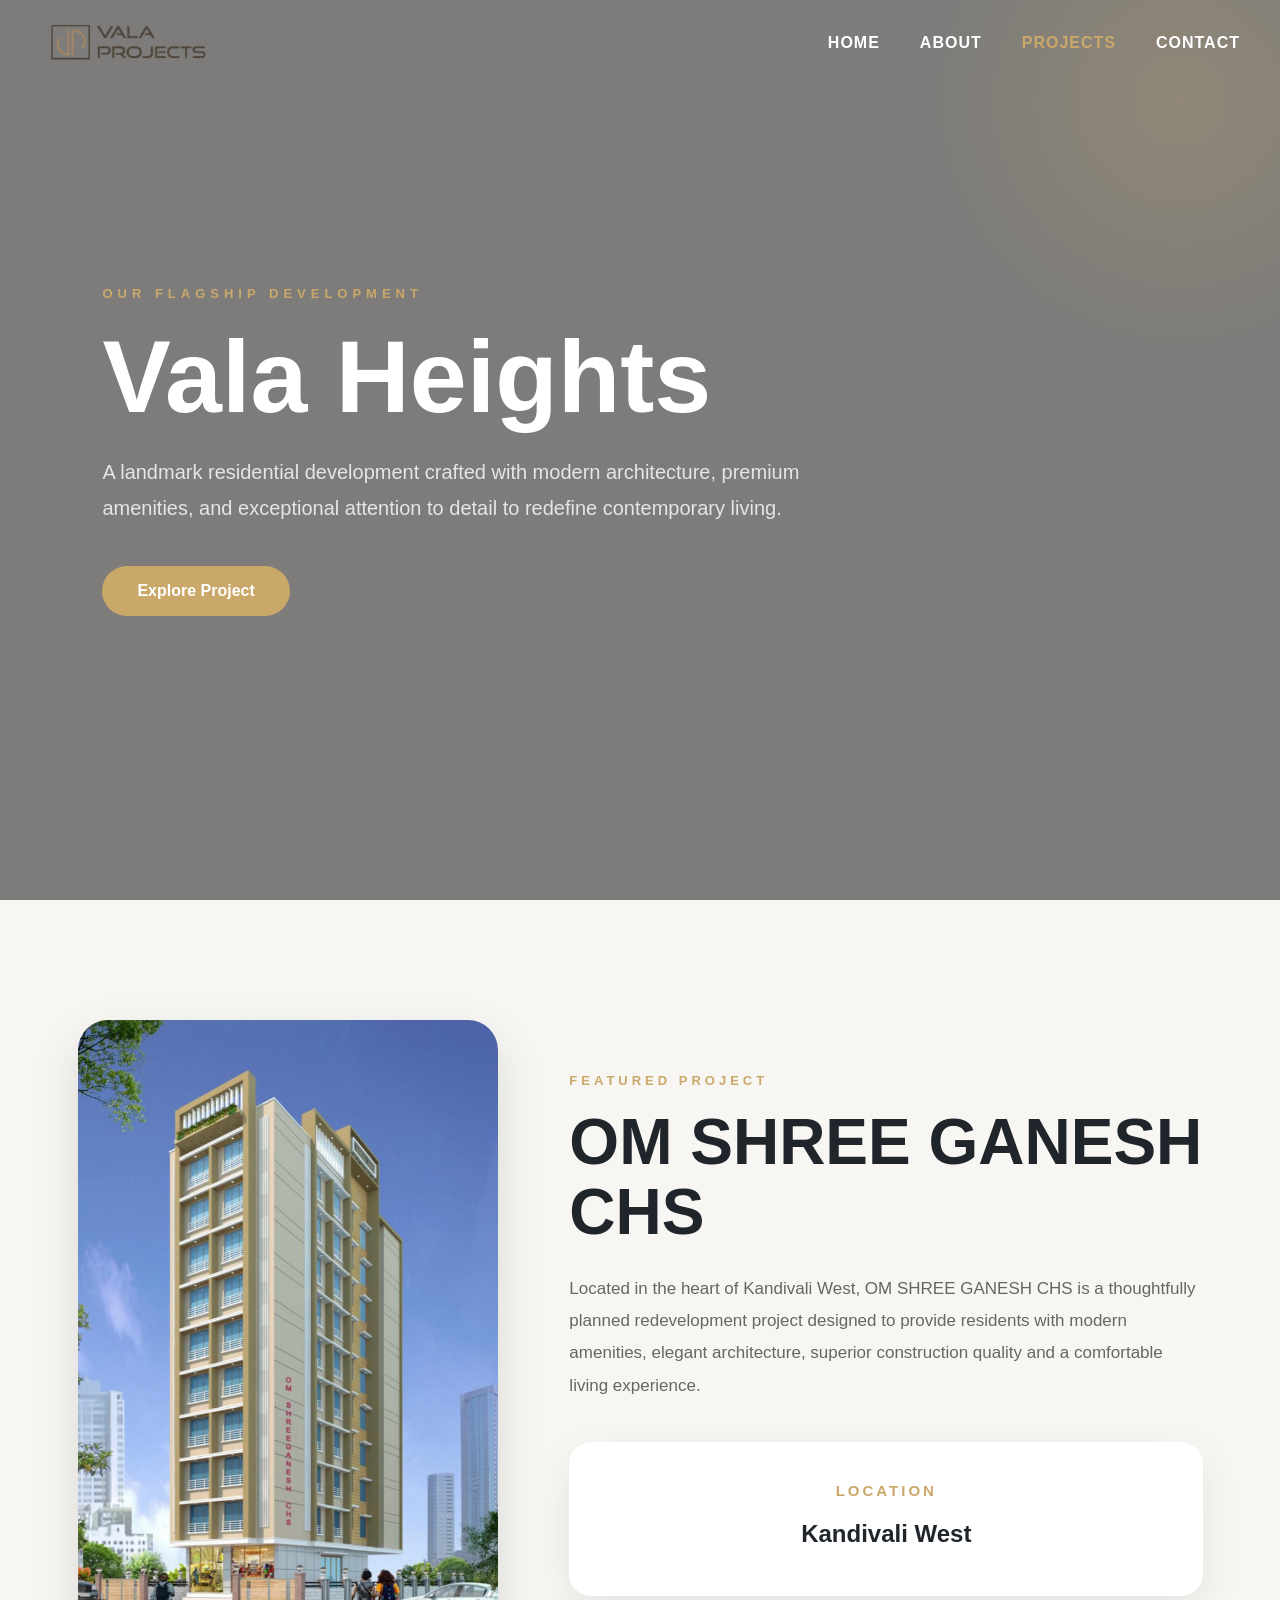
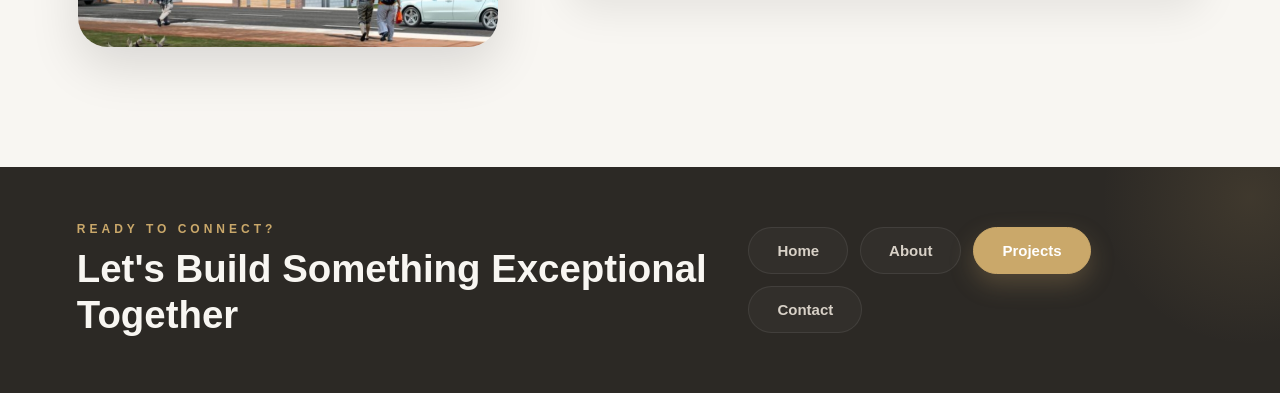
<file: nevigation.html>
<!DOCTYPE html>
<html lang="en">
<head>
<meta charset="UTF-8">
<meta name="viewport" content="width=device-width, initial-scale=1.0">

<title>Projects</title>

<style>

/* ==========================
   RESET
========================== */

*{
    margin:0;
    padding:0;
    box-sizing:border-box;
}

html{
    scroll-behavior:smooth;
}

body{
    font-family:'Manrope',sans-serif;
    background:#f8f6f2;
    color:#1f252b;
    overflow-x:hidden;
}

/* ==========================
   NEW GLASS NAVBAR
========================== */

#navbar{
    position:fixed;
    top:15px;
    left:20px;
    right:20px;

    height:55px;

    display:flex;
    justify-content:space-between;
    align-items:center;

    padding:0 20px;

    z-index:9999;
}

#navbar::before{
    content:"";

    position:absolute;
    inset:0;

    border-radius:22px;

    background:rgba(255,255,255,0.15);

    backdrop-filter:blur(20px);
    -webkit-backdrop-filter:blur(20px);

    border:1px solid rgba(255,255,255,0.25);

    box-shadow:0 8px 32px rgba(0,0,0,0.12);

    opacity:0;

    transition:opacity 0.5s ease;

    z-index:-1;
}

#navbar.scrolled::before{
    opacity:1;
}

/* LOGO */

.logo{
    text-decoration:none;
}

.logo img{
    width:180px;
    display:block;
    border:none;

    transition:transform .4s ease;
}

.logo:hover img{
    transform:scale(1.1);
}

/* MENU */

nav ul{
    display:flex;
    list-style:none;
    gap:40px;
}

nav ul li a{
    text-decoration:none;
    color:#ffffff;
    font-size:16px;
    font-weight:700;
    letter-spacing:1px;
    transition:.3s;
}

nav ul li a:hover{
    color:#caa86a;
}

nav ul li a.active{
    color:#caa86a;
}

/* ==========================
   ANIMATION
========================== */

.fade-up{
    opacity:0;
    transform:translateY(60px);
    transition:all .9s ease;
}

.fade-up.show{
    opacity:1;
    transform:translateY(0);
}

@keyframes float{
    0%,100%{
        transform:translateY(0);
    }
    50%{
        transform:translateY(20px);
    }
}

/* ==========================
   HERO
========================== */

.hero{
    min-height:100vh;

    background:
    linear-gradient(
        rgba(24,24,24,.55),
        rgba(24,24,24,.55)
    ),
    url('https://images.unsplash.com/photo-1486406146926-c627a92ad1ab?auto=format&fit=crop&w=2200&q=80');

    background-size:cover;
    background-position:center;
    background-repeat:no-repeat;
    background-attachment:fixed;

    display:flex;
    align-items:center;
    padding:0 8%;

    position:relative;
    overflow:hidden;
}

.hero::before{
    content:'';
    position:absolute;
    width:500px;
    height:500px;
    border-radius:50%;
    background:
    radial-gradient(
        rgba(202,168,106,.25),
        transparent 70%
    );
    right:-150px;
    top:-150px;
    animation:float 8s infinite ease-in-out;
}

.hero-content{
    max-width:850px;
    position:relative;
    z-index:2;
}

.hero-tag{
    display:inline-block;
    color:#caa86a;
    letter-spacing:5px;
    font-size:13px;
    font-weight:700;
    margin-bottom:25px;
}

.hero h1{
    font-size:clamp(3.5rem,8vw,7rem);
    line-height:1;
    color:#fff;
    font-weight:800;
    margin-bottom:25px;
}

.hero p{
    font-size:20px;
    color:#e5e5e5;
    line-height:1.8;
    max-width:700px;
    margin-bottom:40px;
}

.hero-btn{
    display:inline-block;
    padding:16px 35px;
    border-radius:50px;
    background:#caa86a;
    color:#fff;
    text-decoration:none;
    font-weight:700;
    transition:.3s;
}

.hero-btn:hover{
    transform:translateY(-4px);
    box-shadow:0 15px 35px rgba(202,168,106,.35);
}

/* ==========================
   PROJECT SECTION
========================== */

.featured-project{
    padding:120px 6%;
    display:grid;
    grid-template-columns:.8fr 1.2fr;
    gap:70px;
    align-items:center;
}

.project-image{
    max-width:420px;
    width:100%;
    margin:auto;
    overflow:hidden;
    border-radius:30px;
    box-shadow:0 20px 50px rgba(0,0,0,.12);
    transition:.4s;
}

.project-image:hover{
    transform:translateY(-8px);
}

.project-image img{
    width:100%;
    display:block;
    transition:.8s;
}

.project-image:hover img{
    transform:scale(1.05);
}
.project-content span{
    color:#caa86a;
    letter-spacing:4px;
    font-size:13px;
    font-weight:700;
}

.project-content h2{
    font-size:clamp(2.5rem,5vw,4.5rem);
    margin:18px 0 25px;
    line-height:1.1;
}

.project-content p{
    color:#666;
    line-height:1.9;
    font-size:17px;
}

/* LOCATION CARD */

.project-details{
    width:100%;
    margin-top:40px;
}

.detail{
    width:100%;
    background:#fff;
    border-radius:22px;
    padding:40px;
    text-align:center;
    box-shadow:0 15px 40px rgba(0,0,0,.08);
    transition:.4s;
}

.detail:hover{
    transform:translateY(-5px);
}

.detail h4{
    color:#caa86a;
    font-size:15px;
    letter-spacing:3px;
    margin-bottom:12px;
}

.detail p{
    color:#1f252b;
    font-size:24px;
    font-weight:800;
}

/* ==========================
   FOOTER CTA
========================== */

.footer-cta{
    background:#2c2925;
    padding:55px 6%;
    position:relative;
    overflow:hidden;
}

.footer-cta::before{
    content:'';
    position:absolute;
    width:300px;
    height:300px;
    border-radius:50%;
    background:
    radial-gradient(
        rgba(202,168,106,.12),
        transparent 70%
    );
    right:-120px;
    top:-120px;
}

.footer-cta-content{
    max-width:1400px;
    margin:auto;
    display:flex;
    align-items:center;
    justify-content:space-between;
    gap:40px;
    position:relative;
    z-index:2;
}

.footer-left span{
    display:block;
    color:#caa86a;
    font-size:12px;
    letter-spacing:4px;
    font-weight:700;
    margin-bottom:10px;
}

.footer-left h2{
    color:#f8f6f2;
    font-size:clamp(1.8rem,3vw,2.8rem);
    line-height:1.2;
    font-weight:700;
    max-width:650px;
}

.footer-right{
    display:flex;
    gap:12px;
    flex-wrap:wrap;
}

.nav-btn{
    padding:14px 28px;
    border-radius:50px;
    text-decoration:none;
    font-size:15px;
    font-weight:600;
    color:#d8d1c7;
    border:1px solid rgba(255,255,255,.08);
    background:rgba(255,255,255,.03);
    transition:.35s ease;
}

.nav-btn:hover{
    background:#caa86a;
    color:#fff;
    border-color:#caa86a;
    transform:translateY(-2px);
}

.nav-btn.active{
    background:#caa86a;
    color:#fff;
    border-color:#caa86a;
    box-shadow:0 10px 25px rgba(202,168,106,.25);
}

/* ==========================
   MOBILE
========================== */

@media(max-width:991px){

    .hero{
        background-attachment:scroll;
    }

    .featured-project{
        grid-template-columns:1fr;
        gap:50px;
    }

    .project-image{
        max-width:320px;
    }

    .hero h1{
        font-size:3rem;
    }

    .hero p{
        font-size:17px;
    }

    .detail{
        padding:30px 20px;
    }

    .detail p{
        font-size:20px;
    }
}

@media(max-width:768px){

    #navbar{
        left:10px;
        right:10px;
        height:60px;
        padding:0 15px;
    }

    .logo img{
        width:120px;
    }

    nav ul{
        gap:12px;
    }

    nav ul li a{
        font-size:12px;
    }

    .footer-cta-content{
        flex-direction:column;
        align-items:flex-start;
    }

    .footer-right{
        width:100%;
    }

    .nav-btn{
        flex:1;
        text-align:center;
    }
}

</style>
</head>
<body>

<!-- ==========================
     NAVBAR
========================== -->

<header id="navbar">

    <a href="index.html" class="logo">
        <img src="logo.png" alt="Vala Projects Logo">
    </a>

    <nav>
        <ul>
            <li><a href="index.html">HOME</a></li>
            <li><a href="about.html">ABOUT</a></li>
            <li><a href="project.html" class="active">PROJECTS</a></li>
            <li><a href="contact.html">CONTACT</a></li>
        </ul>
    </nav>

</header>

<!-- ==========================
     HERO
========================== -->

<section class="hero">

    <div class="hero-content fade-up">

        <span class="hero-tag">
            OUR FLAGSHIP DEVELOPMENT
        </span>

        <h1>
            Vala Heights
        </h1>

        <p>
            A landmark residential development crafted with modern architecture,
            premium amenities, and exceptional attention to detail to redefine
            contemporary living.
        </p>

        <a href="#project" class="hero-btn">
            Explore Project
        </a>

    </div>

</section>
<!-- ==========================
     PROJECT SECTION
========================== -->

<section class="featured-project fade-up" id="project">

    <div class="project-image">
        <img src="building.jpg" alt="OM SHREE GANESH CHS">
    </div>

    <div class="project-content">

        <span>FEATURED PROJECT</span>

        <h2>OM SHREE GANESH CHS</h2>

        <p>
            Located in the heart of Kandivali West, OM SHREE GANESH CHS is a
            thoughtfully planned redevelopment project designed to provide
            residents with modern amenities, elegant architecture, superior
            construction quality and a comfortable living experience.
        </p>

        <div class="project-details">

            <div class="detail">

                <h4>LOCATION</h4>

                <p>Kandivali West</p>

            </div>

        </div>

    </div>

</section>

<!-- ==========================
     FOOTER CTA
========================== -->

<section class="footer-cta">

    <div class="footer-cta-content">

        <div class="footer-left">

            <span>READY TO CONNECT?</span>

            <h2>
                Let's Build Something Exceptional Together
            </h2>

        </div>

        <div class="footer-right">

            <a href="index.html" class="nav-btn">
                Home
            </a>

            <a href="about.html" class="nav-btn">
                About
            </a>

            <a href="project.html" class="nav-btn active">
                Projects
            </a>

            <a href="contact.html" class="nav-btn">
                Contact
            </a>

        </div>

    </div>

</section>

<!-- ==========================
     JAVASCRIPT
========================== -->

<script>

/* Fade Up Animation */

const observer = new IntersectionObserver((entries)=>{

    entries.forEach((entry)=>{

        if(entry.isIntersecting){
            entry.target.classList.add("show");
        }

    });

},{
    threshold:0.15
});

document.querySelectorAll(".fade-up").forEach((el)=>{
    observer.observe(el);
});


/* Glass Navbar Effect */

const navbar = document.getElementById("navbar");

window.addEventListener("scroll", function(){

    if(window.scrollY > 0){
        navbar.classList.add("scrolled");
    }
    else{
        navbar.classList.remove("scrolled");
    }

});

</script>

</body>
</html>
</file>
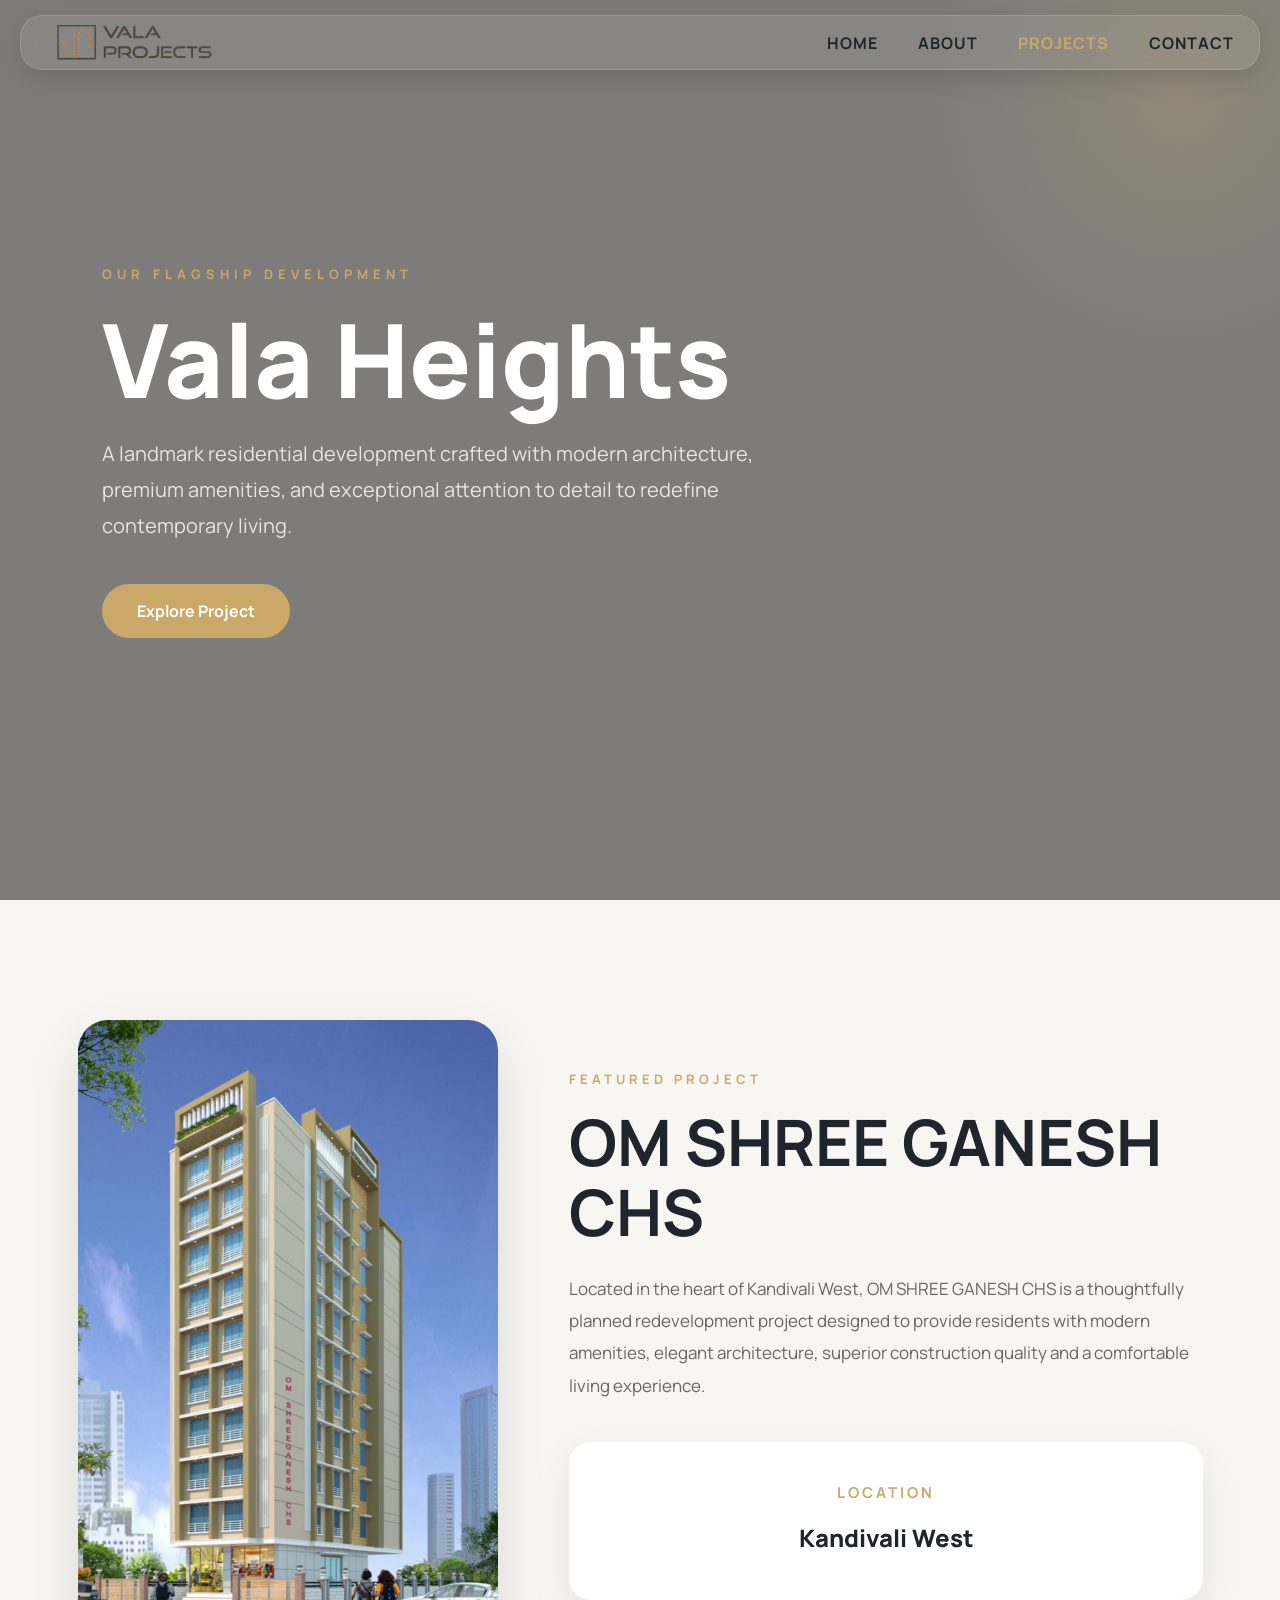
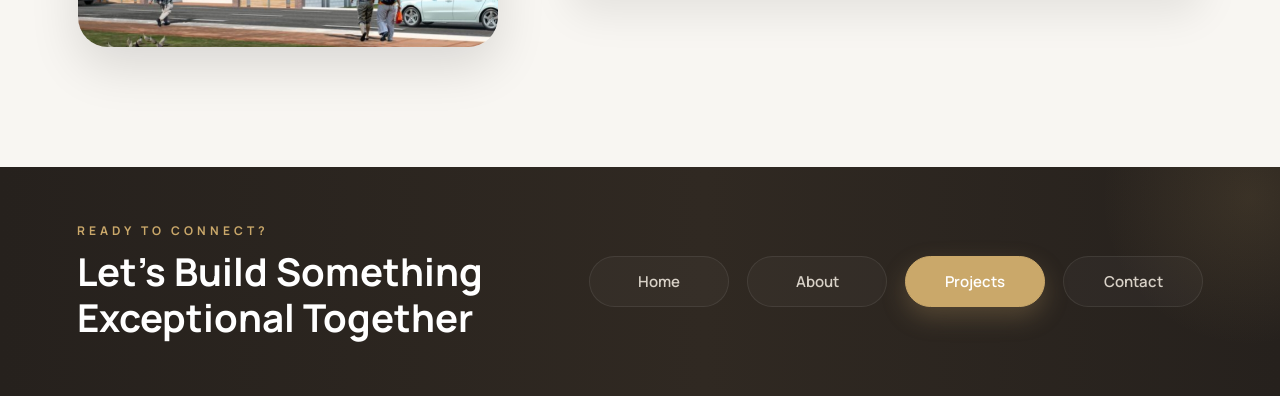
<file: project.html>
<!DOCTYPE html>
<html lang="en">
<head>
<meta charset="UTF-8">
<meta name="viewport" content="width=device-width, initial-scale=1.0">

<title>Projects </title>

<link href="https://fonts.googleapis.com/css2?family=Manrope:wght@300;400;500;600;700;800&display=swap" rel="stylesheet">

<style>
/* =====================================
   NAVBAR
===================================== */

header{
    position:fixed;
    top:15px;
    left:20px;
    right:20px;

    height:55px;

    display:flex;
    justify-content:space-between;
    align-items:center;

    padding:0 25px;

    z-index:10002;

    border-radius:22px;

    background:rgba(255,255,255,.08);
    backdrop-filter:blur(20px);
    -webkit-backdrop-filter:blur(20px);

    border:1px solid rgba(255,255,255,.15);

    box-shadow:0 8px 25px rgba(0,0,0,.12);
}

 .logo{
    display:inline-block;
}

.logo img{
    width:180px;
    height:auto;
    display:block;

    transition:
        transform .4s ease,
        filter .4s ease;
}

.logo:hover img{
    transform:scale(1.12);
    filter:drop-shadow(0 10px 20px rgba(0,0,0,.15));
}

nav ul{
    display:flex;
    align-items:center;
    gap:40px;
}

nav ul li a{
    text-decoration:none;
    color:#1f252b;
    font-size:16px;
    font-weight:700;
    letter-spacing:1px;
    transition:.3s;
}

nav ul li a:hover{
    color:#caa86a;
}


    @media(max-width:768px){

    header{
        padding:0 18px;
        height:65px;
    }

    .logo img{
        width:130px;
        height:auto;
    }

    nav ul{
        gap:18px;
    }

    nav ul li a{
        font-size:11px;
    }
}

*{
    margin:0;
    padding:0;
    box-sizing:border-box;
}

html{
    scroll-behavior:smooth;
}

body{
    font-family:'Manrope',sans-serif;
    background:#f8f6f2;
    color:#1f252b;
    overflow-x:hidden;
}

/* ==========================
   ANIMATION
========================== */

.fade-up{
    opacity:0;
    transform:translateY(60px);
    transition:all .9s ease;
}

.fade-up.show{
    opacity:1;
    transform:translateY(0);
}

@keyframes float{
    0%,100%{
        transform:translateY(0);
    }
    50%{
        transform:translateY(20px);
    }
}
/*mobile navigation*/
/* ==========================
   MOBILE MENU
========================== */
.hamburger{
    display:none;

    flex-direction:column;

    justify-content:space-between;

    width:30px;
    height:22px;

    cursor:pointer;

    z-index:9998;
}

.hamburger span{
    width:100%;
    height:3px;

    background:#000;

    border-radius:3px;

    transition:.3s ease;
}

.hamburger.active span:nth-child(1){
    transform:translateY(9px) rotate(45deg);
}

.hamburger.active span:nth-child(2){
    opacity:0;
}

.hamburger.active span:nth-child(3){
    transform:translateY(-9px) rotate(-45deg);
}
.mobile-menu{
    position:fixed;
    top:0;
    left:-280px;

    width:280px;
    height:100vh;

    background:#111;

    padding-top:90px;

    transition:left .35s ease;

    z-index:10001;
}
.mobile-menu{
    background:#111;
}
.mobile-menu.active{
    left:0;
}

.mobile-menu ul{
    list-style:none;
}

.mobile-menu ul li a{
    display:block;

    color:#fff;

    font-size:18px;

    font-weight:600;

    padding:22px 0 22px 25px;

    text-decoration:none;

    border-bottom:1px solid rgba(255,255,255,.08);

    box-sizing:border-box;
}


.mobile-menu ul li a.active{
    color:#caa86a;
}

.menu-overlay{
    position:fixed;

    top:0;
    left:0;

    width:100%;
    height:100vh;

    background:rgba(0,0,0,.55);

    opacity:0;
    visibility:hidden;

    transition:.3s;

    z-index:9997;
}

.menu-overlay.active{
    opacity:1;
    visibility:visible;
}

/* MOBILE */

@media(max-width:768px){

    .desktop-nav{
        display:none;
    }

    .hamburger{
        display:flex;
    }

header{
    top:0;
    left:0;
    right:0;

    height:65px;

    padding:0 18px;

    border-radius:0;

    background:rgba(255,255,255,0.92);

    backdrop-filter:blur(20px);
    -webkit-backdrop-filter:blur(20px);

    border-bottom:1px solid rgba(0,0,0,0.08);

    box-shadow:0 8px 25px rgba(0,0,0,0.15);
}

    .logo img{
        width:130px;
    }

}
/* ==========================
   HERO
========================== */

.hero{
    min-height:100vh;

    background:
    linear-gradient(
        rgba(24,24,24,.55),
        rgba(24,24,24,.55)
    ),
    url('https://images.unsplash.com/photo-1486406146926-c627a92ad1ab?auto=format&fit=crop&w=2200&q=80');

    background-size:cover;
    background-position:center;
    background-repeat:no-repeat;
    background-attachment:fixed;

    display:flex;
    align-items:center;
    padding:0 8%;

    position:relative;
    overflow:hidden;
}

.hero::before{
    content:'';
    position:absolute;
    width:500px;
    height:500px;
    border-radius:50%;
    background:
    radial-gradient(
        rgba(202,168,106,.25),
        transparent 70%
    );
    right:-150px;
    top:-150px;
    animation:float 8s infinite ease-in-out;
}

.hero-content{
    max-width:850px;
    position:relative;
    z-index:2;
}

.hero-tag{
    display:inline-block;
    color:#caa86a;
    letter-spacing:5px;
    font-size:13px;
    font-weight:700;
    margin-bottom:25px;
}

.hero h1{
    font-size:clamp(3.5rem,8vw,7rem);
    line-height:1;
    color:#fff;
    font-weight:800;
    margin-bottom:25px;
}

.hero p{
    font-size:20px;
    color:#e5e5e5;
    line-height:1.8;
    max-width:700px;
    margin-bottom:40px;
}

.hero-btn{
    display:inline-block;
    padding:16px 35px;
    border-radius:50px;
    background:#caa86a;
    color:#fff;
    text-decoration:none;
    font-weight:700;
    transition:.3s;
}

.hero-btn:hover{
    transform:translateY(-4px);
    box-shadow:0 15px 35px rgba(202,168,106,.35);
}

/* ==========================
   PROJECT SECTION
========================== */

.featured-project{
    padding:120px 6%;
    display:grid;
    grid-template-columns:.8fr 1.2fr;
    gap:70px;
    align-items:center;
}

.project-image{
    max-width:420px;
    width:100%;
    margin:auto;
    overflow:hidden;
    border-radius:30px;
    box-shadow:0 20px 50px rgba(0,0,0,.12);
    transition:.4s;
}

.project-image:hover{
    transform:translateY(-8px);
}

.project-image img{
    width:100%;
    display:block;
    transition:.8s;
}

.project-image:hover img{
    transform:scale(1.05);
}

.project-content span{
    color:#caa86a;
    letter-spacing:4px;
    font-size:13px;
    font-weight:700;
}

.project-content h2{
    font-size:clamp(2.5rem,5vw,4.5rem);
    margin:18px 0 25px;
    line-height:1.1;
}

.project-content p{
    color:#666;
    line-height:1.9;
    font-size:17px;
}

/* LOCATION CARD */

.project-details{
    width:100%;
    margin-top:40px;
}

.detail{
    width:100%;
    background:#fff;
    border-radius:22px;
    padding:40px;
    text-align:center;
    box-shadow:0 15px 40px rgba(0,0,0,.08);
    transition:.4s;
}

.detail:hover{
    transform:translateY(-5px);
}

.detail h4{
    color:#caa86a;
    font-size:15px;
    letter-spacing:3px;
    margin-bottom:12px;
}

.detail p{
    color:#1f252b;
    font-size:24px;
    font-weight:800;
}

/* ==========================
   MOBILE
========================== */

@media(max-width:991px){

    .hero{
        background-attachment:scroll;
    }

    .featured-project{
        grid-template-columns:1fr;
        gap:50px;
    }

    .project-image{
        max-width:320px;
    }

    .hero h1{
        font-size:3rem;
    }

    .hero p{
        font-size:17px;
    }

    .detail{
        padding:30px 20px;
    }

    .detail p{
        font-size:20px;
    }
}
/**/
/* ==========================
   FOOTER CTA
========================== */

.footer-cta{
    background:
    linear-gradient(
        90deg,
        #26211d 0%,
        #302922 55%,
        #26211d 100%
    );

    padding:55px 6%;
    position:relative;
    overflow:hidden;
}

.footer-cta::before{
    content:'';
    position:absolute;
    width:300px;
    height:300px;
    border-radius:50%;
    background:
    radial-gradient(
        rgba(202,168,106,.12),
        transparent 70%
    );
    right:-120px;
    top:-120px;
}

.footer-cta-content{
    max-width:1400px;
    margin:auto;

    display:flex;
    align-items:center;
    justify-content:space-between;

    gap:80px;

    position:relative;
    z-index:2;
}

.footer-left span{
    display:block;
    color:#caa86a;
    font-size:12px;
    letter-spacing:4px;
    font-weight:700;
    margin-bottom:10px;
}

.footer-left h2{
    color:#fff;
    font-size:clamp(1.8rem,3vw,2.8rem);
    line-height:1.2;
    font-weight:700;
}

.nav-btn{
    padding:14px 22px;
    border-radius:50px;

    min-width:140px;

    text-align:center;
    box-sizing:border-box;

    text-decoration:none;
    font-size:15px;
    font-weight:600;
    color:#d8d1c7;
    border:1px solid rgba(255,255,255,.08);
    background:rgba(255,255,255,.03);
    transition:.35s ease;
}
.footer-right{
    display:flex;
    align-items:center;
    gap:18px;
    flex-wrap:nowrap;
}
.nav-btn:hover{
    background:#caa86a;
    color:#fff;
    border-color:#caa86a;
    transform:translateY(-2px);
}

.nav-btn.active{
    background:#caa86a;
    color:#fff;
    border-color:#caa86a;
    box-shadow:0 10px 25px rgba(202,168,106,.25);
}
@media(max-width:768px){

    .footer-cta{
    padding:35px 20px;
}

    .footer-cta-content{
        flex-direction:column;
        align-items:flex-start;
    }

    .footer-left span{
        font-size:14px;
        letter-spacing:5px;
    }

.footer-left h2{
    color:#fff;
    font-size:clamp(1.6rem,2.6vw,2.5rem);
}
.footer-left{
    flex:1;
}

.footer-right{
    display:flex;
    gap:18px;
    flex-shrink:0;
}

    .footer-right{
        width:100%;
        display:flex;
        flex-direction:column;
        gap:10px;
    }

    .nav-btn{
        width:100%;
        height:56px;

        display:flex;
        align-items:center;
        justify-content:center;

        padding:0;

        font-size:18px;
        font-weight:500;

        border-radius:40px;
    }
}
nav ul li a.active{
    color:#caa86a;
}
</style>
</head>
<body>
<header id="navbar">

    <a href="index.html" class="logo">
        <img src="logo.png" alt="Vala Projects Logo">
    </a>

    <nav class="desktop-nav">
        <ul>
            <li type="none"><a href="index.html">HOME</a></li>
            <li type="none"><a href="about.html">ABOUT</a></li>
            <li type="none"><a href="project.html" class="active">PROJECTS</a></li>
            <li type="none"><a href="contact.html">CONTACT</a></li>
        </ul>
    </nav>

<div class="hamburger" id="hamburger">

    <span></span>
    <span></span>
    <span></span>

</div>

</header>
<div class="menu-overlay" id="menuOverlay"></div>
<div class="mobile-menu" id="mobileMenu">


    <ul>

        <li>
            <a href="index.html">HOME</a>
        </li>

        <li>
            <a href="about.html">ABOUT</a>
        </li>

        <li>
            <a href="project.html" class="active">
                PROJECTS
            </a>
        </li>

        <li>
            <a href="contact.html">CONTACT</a>
        </li>

    </ul>

</div>

<!-- HERO -->

<section class="hero">

    <div class="hero-content fade-up">

        <span class="hero-tag">
            OUR FLAGSHIP DEVELOPMENT
        </span>

        <h1>
            Vala Heights
        </h1>

        <p>
            A landmark residential development crafted with modern architecture,
            premium amenities, and exceptional attention to detail to redefine
            contemporary living.
        </p>

        <a href="#project" class="hero-btn">
            Explore Project
        </a>

    </div>

</section>

<!-- PROJECT -->

<section class="featured-project fade-up" id="project">

    <div class="project-image">
        <img src="building.jpg" alt="OM SHREE GANESH CHS">
    </div>

    <div class="project-content">

        <span>FEATURED PROJECT</span>

        <h2>OM SHREE GANESH CHS</h2>

        <p>
            Located in the heart of Kandivali West, OM SHREE GANESH CHS is a
            thoughtfully planned redevelopment project designed to provide
            residents with modern amenities, elegant architecture, superior
            construction quality and a comfortable living experience.
        </p>

        <div class="project-details">

            <div class="detail">
                <h4>LOCATION</h4>
                <p>Kandivali West</p>
            </div>

        </div>

    </div>

</section>

<script>

const observer = new IntersectionObserver((entries)=>{

    entries.forEach((entry)=>{

        if(entry.isIntersecting){
            entry.target.classList.add("show");
        }

    });

},{
    threshold:0.15
});

document.querySelectorAll(".fade-up").forEach((el)=>{
    observer.observe(el);
});



</script>
<section class="footer-cta">

    <div class="footer-cta-content">

        <div class="footer-left">

            <span>READY TO CONNECT?</span>

            <h2>
                Let's Build Something Exceptional Together
            </h2>

        </div>

        <div class="footer-right">

            <a href="index.html" class="nav-btn">
                Home
            </a>

            <a href="about.html" class=" nav-btn">
                About
            </a>

            <a href="project.html" class="nav-btn active">
                Projects
            </a>

            <a href="contact.html" class="nav-btn">
                Contact
            </a>

        </div>

    </div>
    
</section>
<script>

const hamburger = document.getElementById("hamburger");
const mobileMenu = document.getElementById("mobileMenu");
const menuOverlay = document.getElementById("menuOverlay");

hamburger.addEventListener("click", () => {

    hamburger.classList.toggle("active");

    mobileMenu.classList.toggle("active");

    menuOverlay.classList.toggle("active");

});

function closeMenu(){

    hamburger.classList.remove("active");

    mobileMenu.classList.remove("active");

    menuOverlay.classList.remove("active");

}

menuOverlay.addEventListener("click", closeMenu);

document.querySelectorAll("#mobileMenu a").forEach(link => {

    link.addEventListener("click", closeMenu);

});

</script>

</body>
</html>
</file>
<file: style.css>
/* =====================================
   RESET
===================================== */
* {
    margin: 0;
    padding: 0;
    box-sizing: border-box;
}

body {
    font-family: Arial, sans-serif;
    overflow-x: hidden;
}

/* =====================================
   NAVBAR
===================================== */
#navbar {
    position: fixed;
    top: 15px;
    left: 20px;
    right: 20px;

    height: 55px;

    display: flex;
    justify-content: space-between;
    align-items: center;

    padding: 0 20px;

    z-index: 9999;
}

/* =====================================
   GLASS EFFECT
===================================== */
#navbar::before {
    content: "";
    position: absolute;
    inset: 0;

    border-radius: 22px;

    background: rgba(255, 255, 255, 0.15);

    backdrop-filter: blur(20px);
    -webkit-backdrop-filter: blur(20px);

    border: 1px solid rgba(255, 255, 255, 0.25);

    box-shadow: 0 8px 32px rgba(0, 0, 0, 0.12);

    opacity: 0;
    transition: opacity 0.5s ease;

    z-index: -1;
}

#navbar.scrolled::before {
    opacity: 1;
}

/* =====================================
   LOGO
===================================== */
.logo {
    text-decoration: none;
}

.logo img {
    width: 180px;
    display: block;
    border: none;
    transition: transform .4s ease;
}

.logo:hover img {
    transform: scale(1.05);
}

/* =====================================
   DESKTOP MENU
===================================== */
nav ul {
    display: flex;
    list-style: none;
    gap: 40px;
}

nav ul li a {
    text-decoration: none;
    color: #1f252b;
    font-size: 16px;
    font-weight: 700;
    letter-spacing: 1px;
    transition: .3s;
}

nav ul li a:hover,
nav ul li a.active {
    color: #caa86a;
}

/* =====================================
   HAMBURGER
===================================== */
.hamburger {
    display: none;
    flex-direction: column;
    justify-content: space-between;

    width: 30px;
    height: 22px;

    cursor: pointer;
    z-index: 10001;
}

.hamburger span {
    width: 100%;
    height: 3px;

    background: #000;

    border-radius: 3px;

    transition: 0.3s ease;
}

/* ACTIVE STATE */
.hamburger.active span:nth-child(1) {
    transform: translateY(9px) rotate(45deg);
}

.hamburger.active span:nth-child(2) {
    opacity: 0;
}

.hamburger.active span:nth-child(3) {
    transform: translateY(-9px) rotate(-45deg);
}

/* =====================================
   MENU OVERLAY
===================================== */
#menu-overlay {

    position: fixed;

    top: 0;

    left: 0;

    width: 100%;

    height: 100%;

    background: rgba(0, 0, 0, 0.5);

    opacity: 0;

    visibility: hidden;

    transition: 0.3s;

    z-index: 9997;

}

#menu-overlay.active {

    opacity: 1;

    visibility: visible;

}

/* =====================================
   MOBILE MENU
===================================== */
@media (max-width: 768px) {

    #navbar {
        top: 0;
        left: 0;
        right: 0;

        width: 100%;

        height: 65px;

        padding: 0 18px;
backdrop-filter: blur(20px);
-webkit-backdrop-filter: blur(20px);

        backdrop-filter: blur(20px);
        -webkit-backdrop-filter: blur(20px);

        border-radius: 0;

        display: flex;
        align-items: center;
        justify-content: space-between;
    }
#navbar{
    top:0;
    left:0;
    right:0;

    width:100%;
    height:65px;

    padding:0 18px;

background: rgba(248,246,242,.96);
border-bottom: 1px solid rgba(202,168,106,.15);
box-shadow:
    0 8px 30px rgba(0,0,0,.10),
    0 1px 0 rgba(255,255,255,.4) inset;
    backdrop-filter: blur(20px);
    -webkit-backdrop-filter: blur(20px);

    box-shadow: 0 2px 12px rgba(0,0,0,.08);

    border-radius:0;

    z-index:10000;

    display:flex;
    align-items:center;
    justify-content:space-between;
}
.logo img{
    width:140px;
}
.hamburger{
    z-index:10001;
}
    #navbar::before {
        display: none;
    }

    .logo img {
        width: 130px;
    }

    .hamburger {
        display: flex;
    }

#nav-menu{

    position:fixed;

    top:65px;
    left:-280px;

    width:280px;
    height:calc(100vh - 65px);

    background:#111;

    z-index:9998;
}

    #nav-menu.active {
        left: 0;
    }

    #nav-menu ul {
        flex-direction: column;
        gap: 0;
        padding: 0 25px;
    }

    #nav-menu ul li {
        width: 100%;
    }

    #nav-menu ul li a {
        display: block;

        color: #fff;

        font-size: 18px;

        padding: 18px 0;

        border-bottom: 1px solid rgba(255, 255, 255, 0.08);
    }

    #nav-menu ul li a.active {
        color: #caa86a;
    }
}

/* =====================================
   HERO SECTION
===================================== */

/* Hide Mobile Hero on Desktop */
#mobile-hero {
    display: none;
}

/* =====================================
   ANIMATION CONTAINER
===================================== */

#animation-container {
    position: relative;
    height: 400vh;
    background-color: #000000;
}

#sticky-wrapper {
    position: sticky;
    top: 0;

    width: 100%;
    height: 100vh;

    overflow: hidden;

    display: flex;
    justify-content: center;
    align-items: center;

    background-color: #000000;
}

#animation-canvas {
    display: block;
    width: 100%;
    height: 100%;
}

/* =====================================
   LOADING SCREEN
===================================== */

#loading-overlay {
    position: absolute;
    inset: 0;

    background: #000000;

    display: flex;
    flex-direction: column;
    justify-content: center;
    align-items: center;

    z-index: 10;

    transition: opacity .5s ease;
}

#loading-overlay.fade-out {
    opacity: 0;
    pointer-events: none;
}

.spinner {
    width: 40px;
    height: 40px;

    border: 3px solid rgba(255, 255, 255, 0.1);
    border-top-color: #ffffff;
    border-radius: 50%;

    margin-bottom: 20px;

    animation: spin 1s linear infinite;
}

#loading-text {
    font-size: 14px;
    color: #888888;
    letter-spacing: 0.05em;
}

@keyframes spin {
    to {
        transform: rotate(360deg);
    }
}

/* =====================================
   HERO CONTENT
===================================== */

.hero-content {
    position: absolute;

    left: 30px;
    top: 50%;

    transform: translateY(-50%);

    z-index: 5;

    display: flex;
    flex-direction: column;
    align-items: flex-start;
}

.hero-content h1 {
    font-family: 'Montserrat', sans-serif;

    font-size: 125px;
    font-weight: 900;

    line-height: 0.85;
    letter-spacing: -5px;

    color: #ffffff;

    text-shadow:
        4px 4px 0 rgba(0, 0, 0, 0.15),
        10px 10px 25px rgba(0, 0, 0, 0.4);
}

.hero-btn {
    margin-top: 40px;

    width: 340px;
    height: 55px;

    border: none;
    border-radius: 60px;

    cursor: pointer;

    position: relative;
    overflow: hidden;

    background: linear-gradient(135deg,
            #ffffff,
            #e7e7e7,
            #ffffff);

    color: #000000;

    font-size: 20px;
    font-weight: 800;

    display: flex;
    align-items: center;
    justify-content: center;
    gap: 12px;

    transition: .4s ease;

    box-shadow:
        0 15px 35px rgba(0, 0, 0, .25),
        inset 0 1px 1px rgba(255, 255, 255, .8);
}

.hero-btn::before {
    content: "";

    position: absolute;

    top: 0;
    left: -120%;

    width: 60%;
    height: 100%;

    background: linear-gradient(90deg,
            transparent,
            rgba(255, 255, 255, .8),
            transparent);

    transform: skewX(-25deg);
}

.hero-btn:hover::before {
    left: 150%;
    transition: 1s;
}

.hero-btn:hover {
    transform: translateY(-6px) scale(1.03);
}

.hero-btn svg {
    width: 22px;
    height: 22px;

    transition: .3s ease;
}

.hero-btn:hover svg {
    transform: translateX(8px);
}

/* =====================================
   NEXT SECTION
===================================== */

#next-section {
    position: relative;

    min-height: 100vh;

    background: #0d0d0d;

    display: flex;
    align-items: center;
    justify-content: center;

    padding: 80px 20px;

    z-index: 2;
}

.content-wrapper {
    max-width: 680px;
    text-align: center;
}

.tag {
    display: inline-block;

    margin-bottom: 16px;

    color: #888888;

    font-size: 12px;
    font-weight: 600;

    letter-spacing: .15em;
    text-transform: uppercase;
}

#next-section h2 {
    font-size: 40px;
    font-weight: 600;

    line-height: 1.2;
    letter-spacing: -0.02em;

    margin-bottom: 24px;

    color: #ffffff;
}

#next-section p {
    font-size: 18px;
    line-height: 1.6;

    color: #a0a0a0;

    margin-bottom: 40px;
}

.divider {
    width: 60px;
    height: 1px;

    margin: 0 auto;

    background: #333333;
}

/* =====================================
   MOBILE HERO
===================================== */

@media (max-width: 768px) {

    #animation-container {
        display: none;
    }

    #mobile-hero {
        display: flex;

        position: relative;

        width: 100%;
        height: 100vh;

        overflow: hidden;

        background:
            linear-gradient(rgba(0, 0, 0, .25),
                rgba(0, 0, 0, .65)),
            url('mobile-hero.jpg') center center/cover no-repeat;
    }

    #mobile-hero .hero-content {
        left: 20px;
        bottom: 180px;

        top: auto;
        transform: none;
    }

    #mobile-hero .hero-content h1 {
        font-size: 65px;
        line-height: .9;
        letter-spacing: -3px;
    }

    #mobile-hero .hero-content .hero-btn {
        width: 220px;
        height: 52px;

        font-size: 16px;

        margin-top: 24px;
    }

    #next-section h2 {
        font-size: 32px;
    }

    #next-section p {
        font-size: 16px;
    }
}

/* =====================================
   VISION / MISSION SECTION
===================================== */

@import url('https://fonts.googleapis.com/css2?family=Manrope:wght@300;400;500;600;700;800&display=swap');

.vm-section {
    width: 100%;
    padding: 100px 6%;

    background: linear-gradient(180deg,
            #f8f6f2,
            #ffffff);

    position: relative;
    overflow: hidden;
}

/* ARCHITECTURE GRID */

.vm-section::before {
    content: '';

    position: absolute;
    inset: 0;

    background:
        linear-gradient(rgba(0, 0, 0, .025) 1px,
            transparent 1px),
        linear-gradient(90deg,
            rgba(0, 0, 0, .025) 1px,
            transparent 1px);

    background-size: 70px 70px;

    pointer-events: none;
}

/* =====================================
   SECTION HEADER
===================================== */

.section-header {
    position: relative;
    z-index: 2;

    max-width: 850px;

    margin: 0 auto 90px;

    text-align: center;
}

.section-header span {
    color: #b8945e;

    font-size: 13px;
    font-weight: 700;

    letter-spacing: 4px;
}

.section-header h1 {
    font-size: clamp(2.8rem, 5vw, 5rem);

    color: #1f252b;

    margin: 18px 0;

    line-height: 1;
}

.section-header p {
    font-size: 17px;
    line-height: 1.8;

    color: #666666;
}

/* =====================================
   ROW LAYOUT
===================================== */

.vm-row {
    position: relative;
    z-index: 2;

    display: grid;

    grid-template-columns: 280px 1fr;

    gap: 60px;

    align-items: center;

    margin-bottom: 70px;
}

.vm-row.reverse {
    grid-template-columns: 1fr 280px;
}

/* =====================================
   LARGE NUMBER
===================================== */

.vm-number {
    font-size: clamp(90px, 12vw, 180px);

    font-weight: 800;

    text-align: center;

    line-height: 1;

    color: transparent;

    -webkit-text-stroke: 2px #d7d0c5;

    transition: .4s ease;
}

.vm-row:hover .vm-number {
    color: rgba(184, 148, 94, .08);
}

/* =====================================
   CONTENT CARD
===================================== */

.vm-content {
    position: relative;

    padding: 50px;

    border-radius: 24px;

    background: rgba(255, 255, 255, .78);

    backdrop-filter: blur(16px);

    box-shadow:
        0 15px 40px rgba(0, 0, 0, .05);

    transition: .4s ease;
}

.vm-content:hover {
    transform: translateY(-6px);
}

/* GOLD BAR */

.vm-content::before {
    content: '';

    position: absolute;

    left: 0;
    top: 45px;

    width: 5px;
    height: 70px;

    border-radius: 20px;

    background: linear-gradient(#caa86a,
            #9aa1a8);
}

/* =====================================
   CONTENT TEXT
===================================== */

.vm-tag {
    color: #b8945e;

    font-size: 12px;
    font-weight: 700;

    letter-spacing: 4px;
}

.vm-content h2 {
    font-size: clamp(2rem, 4vw, 3.8rem);

    color: #1f252b;

    margin: 16px 0 20px;

    line-height: 1.15;
}

.line {
    width: 70px;
    height: 3px;

    margin-bottom: 20px;

    background: linear-gradient(90deg,
            #caa86a,
            transparent);
}

.vm-content h4 {
    font-size: clamp(1.05rem, 1.8vw, 1.45rem);

    font-weight: 600;

    color: #333333;

    line-height: 1.6;

    margin-bottom: 18px;
}

.vm-content p {
    font-size: 16px;

    line-height: 1.85;

    color: #666666;

    margin-bottom: 14px;
}

/* =====================================
   FOOTER CTA SECTION
===================================== */

.footer-cta {
    position: relative;

    overflow: hidden;

    background: #2c2925;

    padding: 55px 6%;
}

/* GOLD GLOW */

.footer-cta::before {
    content: '';

    position: absolute;

    right: -120px;
    top: -120px;

    width: 300px;
    height: 300px;

    border-radius: 50%;

    background:
        radial-gradient(rgba(202, 168, 106, .12),
            transparent 70%);
}

.footer-cta-content {
    position: relative;
    z-index: 2;

    max-width: 1400px;

    margin: auto;

    display: flex;

    align-items: center;
    justify-content: space-between;

    gap: 40px;
}

/* LEFT SIDE */

.footer-left span {
    display: block;

    color: #caa86a;

    font-size: 12px;
    font-weight: 700;

    letter-spacing: 4px;

    margin-bottom: 10px;
}

.footer-left h2 {
    color: #f8f6f2;

    font-size: clamp(1.8rem, 3vw, 2.8rem);

    line-height: 1.2;

    font-weight: 700;

    max-width: 650px;
}

/* =====================================
   BUTTON GROUP
===================================== */

.footer-right {
    display: flex;

    gap: 12px;

    flex-wrap: wrap;
}

.nav-btn {
    display: inline-flex;

    align-items: center;
    justify-content: center;

    padding: 14px 28px;

    border-radius: 50px;

    text-decoration: none;

    font-size: 15px;
    font-weight: 600;

    color: #d8d1c7;

    border: 1px solid rgba(255, 255, 255, .08);

    background: rgba(255, 255, 255, .03);

    transition: .35s ease;
}

.nav-btn:hover {
    background: #caa86a;

    color: #ffffff;

    border-color: #caa86a;

    transform: translateY(-2px);
}

.nav-btn.active {
    background: #caa86a;

    color: #ffffff;

    border-color: #caa86a;

    box-shadow:
        0 10px 25px rgba(202, 168, 106, .25);
}

/* =====================================
   RESPONSIVE
===================================== */

@media (max-width: 991px) {

    .vm-row,
    .vm-row.reverse {
        grid-template-columns: 1fr;
        gap: 25px;
    }

    .vm-number {
        order: -1;
    }

    .vm-content {
        padding: 35px;
    }

    .section-header {
        margin-bottom: 60px;
    }
}

@media (max-width: 768px) {

    .vm-section {
        padding: 70px 20px;
    }

    .vm-row {
        gap: 30px;
        margin-bottom: 50px;
    }

    .vm-number {
        font-size: clamp(80px, 20vw, 120px);
        text-align: left;
    }

    .vm-content {
        padding: 30px 20px;
        border-radius: 18px;
    }

    .vm-content::before {
        top: 30px;
        height: 50px;
    }

    .section-header h1 {
        font-size: clamp(2.2rem, 9vw, 3.2rem);
    }

    .section-header p,
    .vm-content p,
    .vm-content h4 {
        font-size: 16px;
    }

    .footer-cta {
        padding: 60px 20px;
    }

    .footer-cta-content {
        flex-direction: column;
        align-items: flex-start;
    }

    .footer-right {
        width: 100%;

        flex-direction: column;
    }

    .nav-btn {
        width: 100%;
        min-height: 48px;
    }
}

#loader{
    position: fixed;
    inset: 0;
    background: #0f0f0f;
    display: flex;
    flex-direction: column;
    justify-content: center;
    align-items: center;
    z-index: 99999;
}

.loader-logo{
    font-size: 60px;
    font-weight: 800;
    color: #d4af37;
    letter-spacing: 5px;
    margin-bottom: 25px;
}

.loader-bar{
    width: 220px;
    height: 3px;
    background: rgba(255,255,255,0.15);
    overflow: hidden;
    border-radius: 10px;
}

.loader-bar span{
    display: block;
    width: 0%;
    height: 100%;
    background: linear-gradient(90deg,#d4af37,#ffd700);
    animation: load 2s ease forwards;
}

@keyframes load{
    to{
        width: 100%;
    }
}

.loader-hide{
    opacity: 0;
    visibility: hidden;
    transition: 0.8s ease;
}
</file>
